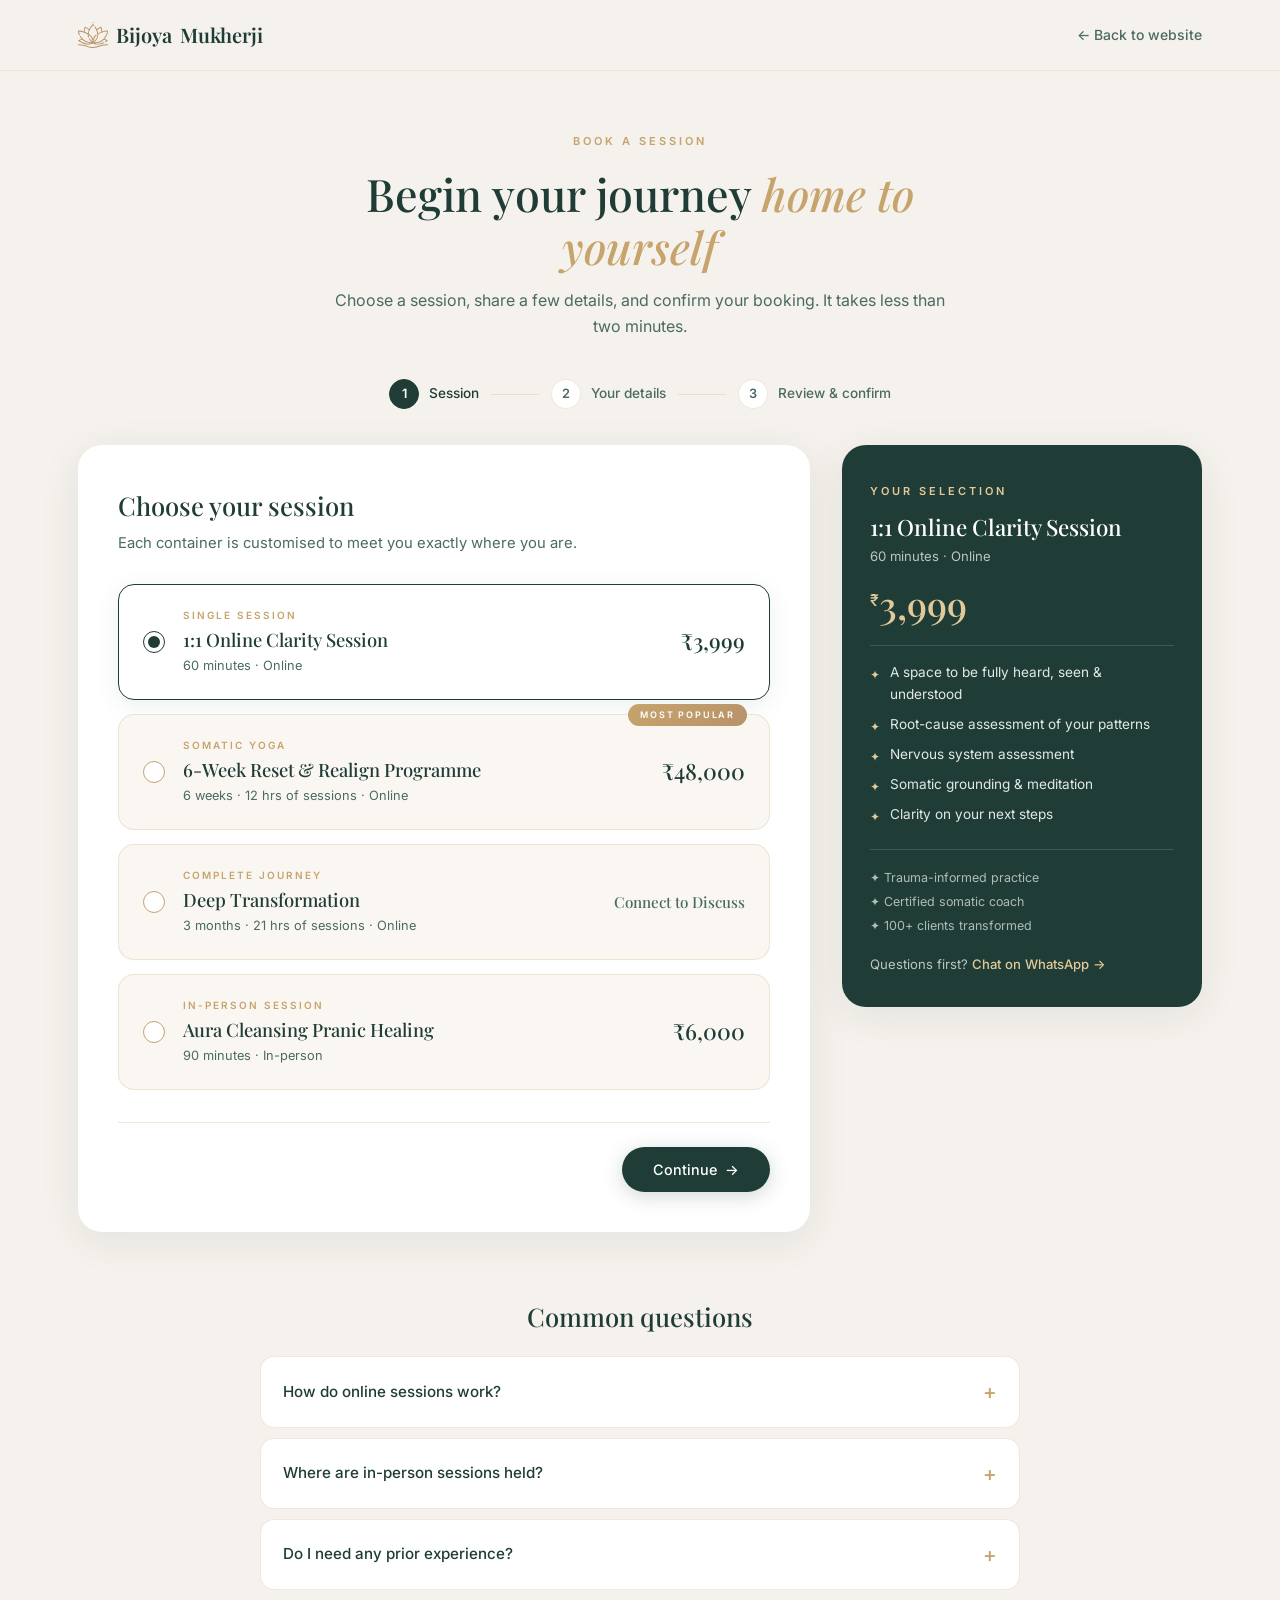
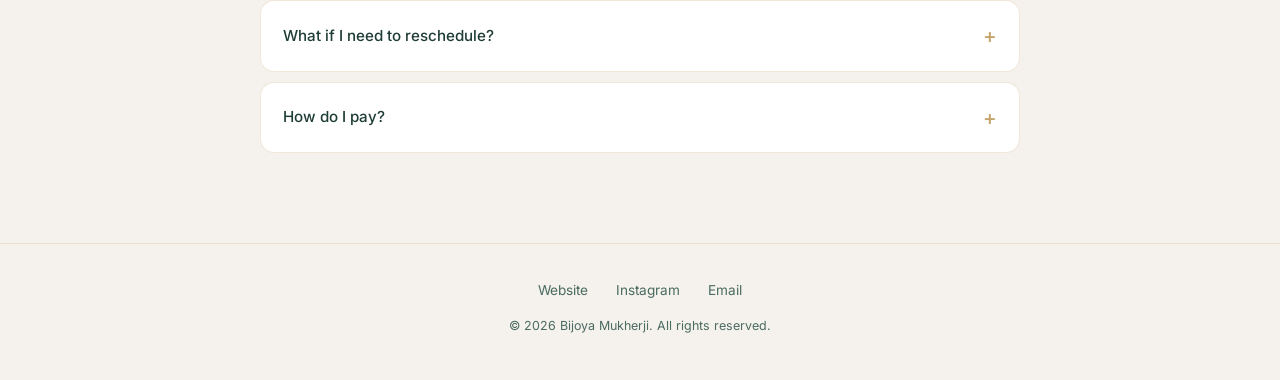
<file: pay.html>
<!DOCTYPE html>
<html lang="en">
<head>
  <meta charset="UTF-8" />
  <meta name="viewport" content="width=device-width, initial-scale=1.0" />
  <title>Book a Session — Bijoya Mukherji</title>
  <meta name="description" content="Book a 1:1 session with Bijoya Mukherji — Nervous System Regulation & Performance Coach." />
  <link rel="preconnect" href="https://fonts.googleapis.com" />
  <link rel="preconnect" href="https://fonts.gstatic.com" crossorigin />
  <link href="https://fonts.googleapis.com/css2?family=Playfair+Display:ital,wght@0,400;0,500;0,600;1,400;1,500&family=Inter:wght@300;400;500;600&family=Cormorant+Garamond:ital,wght@0,300;0,400;1,300;1,400&display=swap" rel="stylesheet" />
  <link rel="stylesheet" href="css/pay.css">
</head>
<body>

<!-- ═══════════════════════════════════════════ HEADER -->
<header class="bk-header">
  <div class="bk-header-inner">
    <a href="index.html" class="bk-logo"><img src="images/lotus.svg" alt="">Bijoya <span>Mukherji</span></a>
    <a href="index.html#coaching" class="bk-back">← Back to website</a>
  </div>
</header>

<main class="bk-page">

  <!-- Intro -->
  <div class="bk-intro">
    <span class="bk-label">Book a Session</span>
    <h1>Begin your journey <em>home to yourself</em></h1>
    <p>Choose a session, share a few details, and confirm your booking. It takes less than two minutes.</p>
  </div>

  <!-- Stepper -->
  <ol class="bk-steps" id="bkSteps">
    <li class="bk-step active" data-step="1"><span class="bk-step-num">1</span><span class="bk-step-text">Session</span></li>
    <li class="bk-step" data-step="2"><span class="bk-step-num">2</span><span class="bk-step-text">Your details</span></li>
    <li class="bk-step" data-step="3"><span class="bk-step-num">3</span><span class="bk-step-text">Review &amp; confirm</span></li>
  </ol>

  <div class="bk-layout">

    <!-- ═══════════ LEFT: FLOW -->
    <div class="bk-main">

      <!-- STEP 1: Choose session -->
      <section class="bk-panel active" id="step1" aria-labelledby="step1Title">
        <h2 class="bk-panel-title" id="step1Title">Choose your session</h2>
        <p class="bk-panel-sub">Each container is customised to meet you exactly where you are.</p>
        <div class="bk-plans" id="bkPlans" role="radiogroup" aria-label="Sessions"></div>
        <div class="bk-actions">
          <span></span>
          <button type="button" class="bk-btn bk-btn-primary" id="toStep2">Continue <span>→</span></button>
        </div>
      </section>

      <!-- STEP 2: Details -->
      <section class="bk-panel" id="step2" aria-labelledby="step2Title">
        <h2 class="bk-panel-title" id="step2Title">Your details</h2>
        <p class="bk-panel-sub">Everything you share is kept confidential.</p>

        <form id="bkForm" novalidate>
          <div class="bk-grid">
            <div class="bk-field">
              <label for="fName">Full name *</label>
              <input type="text" id="fName" name="name" autocomplete="name" placeholder="Your full name" required>
              <small class="bk-error"></small>
            </div>
            <div class="bk-field">
              <label for="fEmail">Email *</label>
              <input type="email" id="fEmail" name="email" autocomplete="email" placeholder="you@example.com" required>
              <small class="bk-error"></small>
            </div>
            <div class="bk-field">
              <label for="fPhone">WhatsApp number *</label>
              <input type="tel" id="fPhone" name="phone" autocomplete="tel" placeholder="+91 98765 43210" required>
              <small class="bk-error"></small>
            </div>
            <div class="bk-field">
              <label for="fDate">Preferred date *</label>
              <input type="date" id="fDate" name="date" required>
              <small class="bk-error"></small>
            </div>
          </div>

          <div class="bk-field">
            <label>Preferred time *</label>
            <div class="bk-slots" id="bkSlots" role="radiogroup" aria-label="Preferred time">
              <label class="bk-slot"><input type="radio" name="slot" value="Morning (9am – 12pm)"><span>Morning<small>9am – 12pm</small></span></label>
              <label class="bk-slot"><input type="radio" name="slot" value="Afternoon (12pm – 4pm)"><span>Afternoon<small>12pm – 4pm</small></span></label>
              <label class="bk-slot"><input type="radio" name="slot" value="Evening (4pm – 8pm)"><span>Evening<small>4pm – 8pm</small></span></label>
            </div>
            <small class="bk-error" id="slotError"></small>
          </div>

          <div class="bk-field">
            <label for="fNotes">What would you like support with? <span class="bk-optional">(optional)</span></label>
            <textarea id="fNotes" name="notes" rows="4" placeholder="Share anything that feels important — stress, sleep, burnout, a transition you're in…"></textarea>
          </div>

          <label class="bk-check">
            <input type="checkbox" id="fConsent" name="consent">
            <span>I understand sessions can be rescheduled with 24 hours' notice, and that this booking is confirmed once my slot and payment are confirmed.</span>
          </label>
          <small class="bk-error" id="consentError"></small>
        </form>

        <div class="bk-actions">
          <button type="button" class="bk-btn bk-btn-ghost" data-back="1">← Back</button>
          <button type="button" class="bk-btn bk-btn-primary" id="toStep3">Review booking <span>→</span></button>
        </div>
      </section>

      <!-- STEP 3: Review -->
      <section class="bk-panel" id="step3" aria-labelledby="step3Title">
        <h2 class="bk-panel-title" id="step3Title">Review &amp; confirm</h2>
        <p class="bk-panel-sub">Please check everything looks right.</p>

        <div class="bk-review">
          <div class="bk-review-block">
            <div class="bk-review-head">
              <h3>Session</h3>
              <button type="button" class="bk-link" data-back="1">Change</button>
            </div>
            <dl id="reviewSession"></dl>
          </div>
          <div class="bk-review-block">
            <div class="bk-review-head">
              <h3>Your details</h3>
              <button type="button" class="bk-link" data-back="2">Edit</button>
            </div>
            <dl id="reviewDetails"></dl>
          </div>
        </div>

        <div class="bk-total">
          <span>Total</span>
          <strong id="reviewTotal"></strong>
        </div>

        <div class="bk-actions">
          <button type="button" class="bk-btn bk-btn-ghost" data-back="2">← Back</button>
          <button type="button" class="bk-btn bk-btn-primary" id="confirmBtn">Confirm booking <span>→</span></button>
        </div>
        <p class="bk-secure">🔒 Your details are only used to arrange your session.</p>
      </section>

      <!-- DONE -->
      <section class="bk-panel bk-done" id="stepDone" aria-live="polite">
        <div class="bk-done-icon">✦</div>
        <h2 class="bk-panel-title">Almost there, <span id="doneName"></span></h2>
        <p class="bk-panel-sub" id="doneMessage"></p>

        <div class="bk-ref">
          <span>Booking reference</span>
          <strong id="doneRef"></strong>
        </div>

        <a href="#" target="_blank" rel="noopener" class="bk-btn bk-btn-primary bk-btn-block" id="doneWhatsApp">💬 Send booking on WhatsApp</a>

        <div class="bk-next">
          <h3>What happens next</h3>
          <ol>
            <li>Send your booking on WhatsApp so it reaches Bijoya directly.</li>
            <li>You'll receive a confirmed slot within 24 hours.</li>
            <li id="donePayStep">Payment details are shared along with your confirmed slot.</li>
            <li>A welcome email with your session link (or venue) follows.</li>
          </ol>
        </div>

        <div class="bk-actions bk-actions-center">
          <a href="index.html" class="bk-btn bk-btn-ghost">Back to website</a>
          <button type="button" class="bk-btn bk-btn-ghost" id="bookAnother">Book another session</button>
        </div>
      </section>

    </div>

    <!-- ═══════════ RIGHT: SUMMARY -->
    <aside class="bk-summary" id="bkSummary" aria-label="Booking summary">
      <span class="bk-label">Your selection</span>
      <h3 id="sumName">—</h3>
      <p class="bk-sum-meta" id="sumMeta"></p>
      <div class="bk-sum-price" id="sumPrice"></div>
      <div class="bk-sum-divider"></div>
      <ul class="bk-sum-features" id="sumFeatures"></ul>
      <div class="bk-sum-trust">
        <span>✦ Trauma-informed practice</span>
        <span>✦ Certified somatic coach</span>
        <span>✦ 100+ clients transformed</span>
      </div>
      <p class="bk-sum-help">Questions first? <a href="https://wa.me/919833341926" target="_blank" rel="noopener">Chat on WhatsApp →</a></p>
    </aside>

  </div>

  <!-- FAQ -->
  <section class="bk-faq">
    <h2 class="bk-panel-title">Common questions</h2>
    <details>
      <summary>How do online sessions work?</summary>
      <p>Online sessions are held over a private video call from the comfort of your home. Once your slot is confirmed you'll receive the call link by email and WhatsApp.</p>
    </details>
    <details>
      <summary>Where are in-person sessions held?</summary>
      <p>The venue for Aura Cleansing Pranic Healing is shared with you when your slot is confirmed.</p>
    </details>
    <details>
      <summary>Do I need any prior experience?</summary>
      <p>Not at all. Whether you're new to somatic work or have done therapy before, we always start exactly where you are.</p>
    </details>
    <details>
      <summary>What if I need to reschedule?</summary>
      <p>You can reschedule any session with at least 24 hours' notice at no charge — just send a WhatsApp message.</p>
    </details>
    <details>
      <summary>How do I pay?</summary>
      <p>Payment details are shared along with your confirmed slot. Secure online payment (UPI, cards and netbanking) is coming soon.</p>
    </details>
  </section>

</main>

<footer class="bk-footer">
  <a href="index.html">Website</a>
  <a href="https://instagram.com/" target="_blank" rel="noopener">Instagram</a>
  <a href="mailto:hello@bijoyamukherji.com">Email</a>
  <p>© 2026 Bijoya Mukherji. All rights reserved.</p>
</footer>

<script>
  /* ── Booking config ── */
  const WHATSAPP_NUMBER = '919833341926';

  const PLANS = {
    clarity: {
      label: 'Single Session',
      name: '1:1 Online Clarity Session',
      meta: '60 minutes · Online',
      price: 3999,
      mode: 'Online',
      features: ['A space to be fully heard, seen & understood', 'Root-cause assessment of your patterns', 'Nervous system assessment', 'Somatic grounding & meditation', 'Clarity on your next steps']
    },
    reset: {
      label: 'Somatic Yoga',
      name: '6-Week Reset & Realign Programme',
      meta: '6 weeks · 12 hrs of sessions · Online',
      price: 48000,
      mode: 'Online',
      popular: true,
      features: ['12 hrs of 1:1 sessions', 'Energy healing sessions', 'Nervous system mapping', 'Yoga, breathwork & meditation', 'WhatsApp check-ins', 'Resource book & integration workbook']
    },
    deep: {
      label: 'Complete Journey',
      name: 'Deep Transformation',
      meta: '3 months · 21 hrs of sessions · Online',
      price: null,
      mode: 'Online',
      features: ['21 hrs of goal-oriented 1:1 sessions', 'Deep cognitive repatterning', 'Somatic yoga, breathwork & meditations', 'Energy healing plan', 'Priority WhatsApp support', 'Lifetime resource book access']
    },
    pranic: {
      label: 'In-Person Session',
      name: 'Aura Cleansing Pranic Healing',
      meta: '90 minutes · In-person',
      price: 6000,
      mode: 'In-person',
      features: ['Personalised pranic healing', 'Deep energy scanning (chakras & aura)', 'Clearing energetic blockages', 'Energising & protecting your energy field', 'Chakra grounding meditation']
    }
  };

  /* ── Payment hook ──
     Razorpay goes here later: create an order on your server for booking.amount,
     open Razorpay Checkout with that order id, and resolve with
     { status: 'paid', paymentId } on success. Until then every booking is
     returned as 'pending' and payment is arranged after the slot is confirmed. */
  function startPayment(booking) {
    return Promise.resolve({ status: 'pending' });
  }

  /* ── State ── */
  const params = new URLSearchParams(location.search);
  let selectedPlan = PLANS[params.get('plan')] ? params.get('plan') : 'clarity';
  let currentStep = 1;

  const formatINR = n => '₹' + n.toLocaleString('en-IN');
  const priceText = plan => plan.price ? formatINR(plan.price) : 'Connect to Discuss';
  const escapeHTML = s => s.replace(/[&<>"']/g, c => ({ '&': '&amp;', '<': '&lt;', '>': '&gt;', '"': '&quot;', "'": '&#39;' }[c]));

  /* ── Step 1: plan cards ── */
  const plansEl = document.getElementById('bkPlans');
  plansEl.innerHTML = Object.entries(PLANS).map(([id, p]) => `
    <label class="bk-plan${p.popular ? ' is-popular' : ''}">
      <input type="radio" name="plan" value="${id}">
      ${p.popular ? '<span class="bk-plan-badge">Most Popular</span>' : ''}
      <span class="bk-plan-radio"></span>
      <span class="bk-plan-body">
        <span class="bk-plan-label">${p.label}</span>
        <span class="bk-plan-name">${p.name}</span>
        <span class="bk-plan-meta">${p.meta}</span>
      </span>
      <span class="bk-plan-price${p.price ? '' : ' is-text'}">${priceText(p)}</span>
    </label>`).join('');

  plansEl.addEventListener('change', e => {
    if (e.target.name === 'plan') { selectedPlan = e.target.value; renderSummary(); }
  });

  function renderSummary() {
    const p = PLANS[selectedPlan];
    plansEl.querySelector(`input[value="${selectedPlan}"]`).checked = true;
    document.getElementById('sumName').textContent = p.name;
    document.getElementById('sumMeta').textContent = p.meta;
    document.getElementById('sumPrice').innerHTML = p.price
      ? `<sup>₹</sup>${p.price.toLocaleString('en-IN')}`
      : '<span class="is-text">Connect to Discuss</span>';
    document.getElementById('sumFeatures').innerHTML = p.features.map(f => `<li>${f}</li>`).join('');
    document.getElementById('confirmBtn').innerHTML = p.price
      ? 'Confirm booking <span>→</span>'
      : 'Send enquiry <span>→</span>';
  }

  /* ── Step navigation ── */
  function goToStep(step) {
    currentStep = step;
    document.querySelectorAll('.bk-panel').forEach(p => p.classList.remove('active'));
    document.getElementById(step === 'done' ? 'stepDone' : `step${step}`).classList.add('active');
    document.querySelectorAll('.bk-step').forEach(s => {
      const n = Number(s.dataset.step);
      s.classList.toggle('active', n === step);
      s.classList.toggle('complete', step === 'done' || n < step);
    });
    document.body.classList.toggle('is-done', step === 'done');
    document.getElementById('bkSteps').scrollIntoView({ behavior: 'smooth', block: 'start' });
  }

  document.querySelectorAll('[data-back]').forEach(btn =>
    btn.addEventListener('click', () => goToStep(Number(btn.dataset.back))));
  document.getElementById('toStep2').addEventListener('click', () => goToStep(2));

  /* ── Step 2: validation ── */
  const form = document.getElementById('bkForm');
  const els = form.elements;
  const dateInput = document.getElementById('fDate');
  const tomorrow = new Date(); tomorrow.setDate(tomorrow.getDate() + 1);
  dateInput.min = `${tomorrow.getFullYear()}-${String(tomorrow.getMonth() + 1).padStart(2, '0')}-${String(tomorrow.getDate()).padStart(2, '0')}`;

  function setError(input, msg) {
    const err = input.closest('.bk-field').querySelector('.bk-error');
    err.textContent = msg;
    input.classList.toggle('invalid', !!msg);
    return !msg;
  }

  function validate() {
    let ok = true;
    const name = els.name.value.trim();
    const email = els.email.value.trim();
    const phone = els.phone.value.replace(/[\s-]/g, '');
    ok = setError(els.name, name.length < 2 ? 'Please enter your name.' : '') && ok;
    ok = setError(els.email, /^[^\s@]+@[^\s@]+\.[^\s@]+$/.test(email) ? '' : 'Please enter a valid email.') && ok;
    ok = setError(els.phone, /^(\+?\d{10,13})$/.test(phone) ? '' : 'Please enter a valid phone number.') && ok;
    ok = setError(dateInput, !dateInput.value ? 'Please choose a date.'
      : dateInput.value < dateInput.min ? 'Please choose a date from tomorrow onwards.' : '') && ok;

    const slot = form.querySelector('input[name="slot"]:checked');
    document.getElementById('slotError').textContent = slot ? '' : 'Please choose a time of day.';
    ok = !!slot && ok;

    const consent = document.getElementById('fConsent').checked;
    document.getElementById('consentError').textContent = consent ? '' : 'Please confirm to continue.';
    ok = consent && ok;

    if (!ok) {
      const first = form.querySelector('.invalid') || (!slot && document.getElementById('bkSlots'));
      if (first) first.scrollIntoView({ behavior: 'smooth', block: 'center' });
    }
    return ok;
  }

  form.addEventListener('input', e => {
    if (e.target.classList.contains('invalid')) setError(e.target, '');
    if (e.target.name === 'slot') document.getElementById('slotError').textContent = '';
    if (e.target.id === 'fConsent') document.getElementById('consentError').textContent = '';
  });

  function getBooking() {
    const p = PLANS[selectedPlan];
    return {
      planId: selectedPlan,
      plan: p.name,
      mode: p.mode,
      amount: p.price,
      name: els.name.value.trim(),
      email: els.email.value.trim(),
      phone: els.phone.value.trim(),
      date: dateInput.value,
      slot: form.querySelector('input[name="slot"]:checked').value,
      notes: els.notes.value.trim()
    };
  }

  const formatDate = iso => new Date(iso + 'T00:00:00').toLocaleDateString('en-IN', { weekday: 'short', day: 'numeric', month: 'long', year: 'numeric' });

  /* ── Step 3: review ── */
  document.getElementById('toStep3').addEventListener('click', () => {
    if (!validate()) return;
    const b = getBooking();
    const row = (k, v) => `<div><dt>${k}</dt><dd>${escapeHTML(v)}</dd></div>`;
    document.getElementById('reviewSession').innerHTML =
      row('Session', b.plan) + row('Format', PLANS[b.planId].meta) +
      row('Preferred date', formatDate(b.date)) + row('Preferred time', b.slot);
    document.getElementById('reviewDetails').innerHTML =
      row('Name', b.name) + row('Email', b.email) + row('WhatsApp', b.phone) +
      (b.notes ? row('Notes', b.notes) : '');
    document.getElementById('reviewTotal').textContent = b.amount ? formatINR(b.amount) : 'Connect to Discuss';
    goToStep(3);
  });

  /* ── Confirm ── */
  function makeRef() {
    const d = new Date();
    const ymd = d.getFullYear().toString().slice(2) + String(d.getMonth() + 1).padStart(2, '0') + String(d.getDate()).padStart(2, '0');
    return `BM-${ymd}-${Math.random().toString(36).slice(2, 6).toUpperCase()}`;
  }

  function whatsappLink(b) {
    const lines = [
      `Hi Bijoya, I'd like to ${b.amount ? 'book' : 'enquire about'} a session.`,
      '',
      `Reference: ${b.ref}`,
      `Session: ${b.plan}`,
      `Amount: ${b.amount ? formatINR(b.amount) : 'Connect to Discuss'}`,
      `Preferred date: ${formatDate(b.date)}`,
      `Preferred time: ${b.slot}`,
      '',
      `Name: ${b.name}`,
      `Email: ${b.email}`,
      `Phone: ${b.phone}`
    ];
    if (b.notes) lines.push(`Notes: ${b.notes}`);
    return `https://wa.me/${WHATSAPP_NUMBER}?text=${encodeURIComponent(lines.join('\n'))}`;
  }

  const confirmBtn = document.getElementById('confirmBtn');
  confirmBtn.addEventListener('click', () => {
    const booking = { ...getBooking(), ref: makeRef() };
    confirmBtn.disabled = true;

    const payment = booking.amount ? startPayment(booking) : Promise.resolve({ status: 'enquiry' });
    payment.then(result => {
      document.getElementById('doneName').textContent = booking.name.split(' ')[0];
      document.getElementById('doneRef').textContent = booking.ref;
      document.getElementById('doneWhatsApp').href = whatsappLink(booking);
      document.getElementById('doneMessage').textContent = result.status === 'paid'
        ? `Your payment was successful. Send your booking on WhatsApp so we can confirm your ${booking.plan} slot.`
        : result.status === 'enquiry'
          ? `Send your enquiry on WhatsApp and Bijoya will reach out to discuss the ${booking.plan} journey with you.`
          : `Your ${booking.plan} request is ready. Send it on WhatsApp to lock in your preferred slot.`;
      document.getElementById('donePayStep').textContent = result.status === 'paid'
        ? 'Your payment is already complete — nothing more to pay.'
        : result.status === 'enquiry'
          ? 'Your programme, schedule and investment are discussed together on a short call.'
          : 'Payment details are shared along with your confirmed slot.';
      goToStep('done');
    }).catch(() => {
      alert('Payment could not be completed. Please try again or reach out on WhatsApp.');
    }).finally(() => { confirmBtn.disabled = false; });
  });

  document.getElementById('bookAnother').addEventListener('click', () => {
    form.reset();
    goToStep(1);
  });

  renderSummary();
</script>
</body>
</html>
</file>
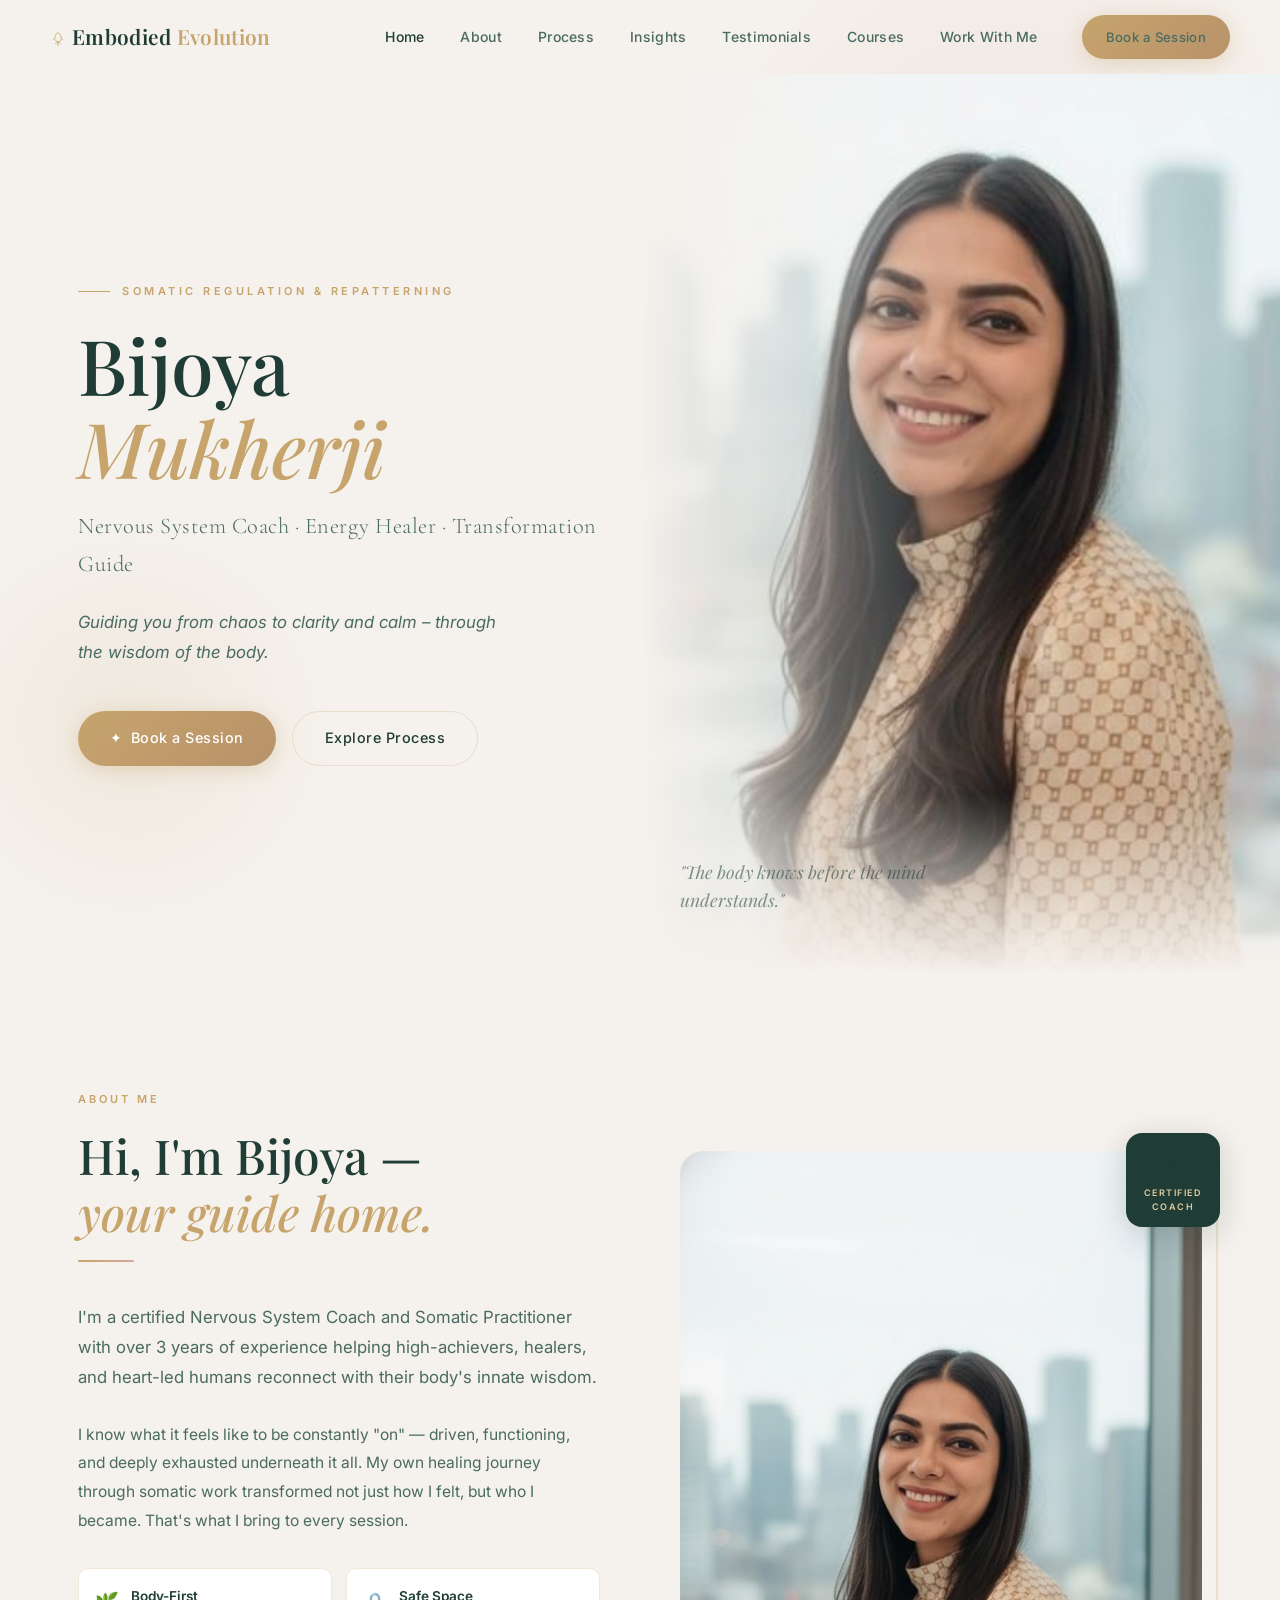
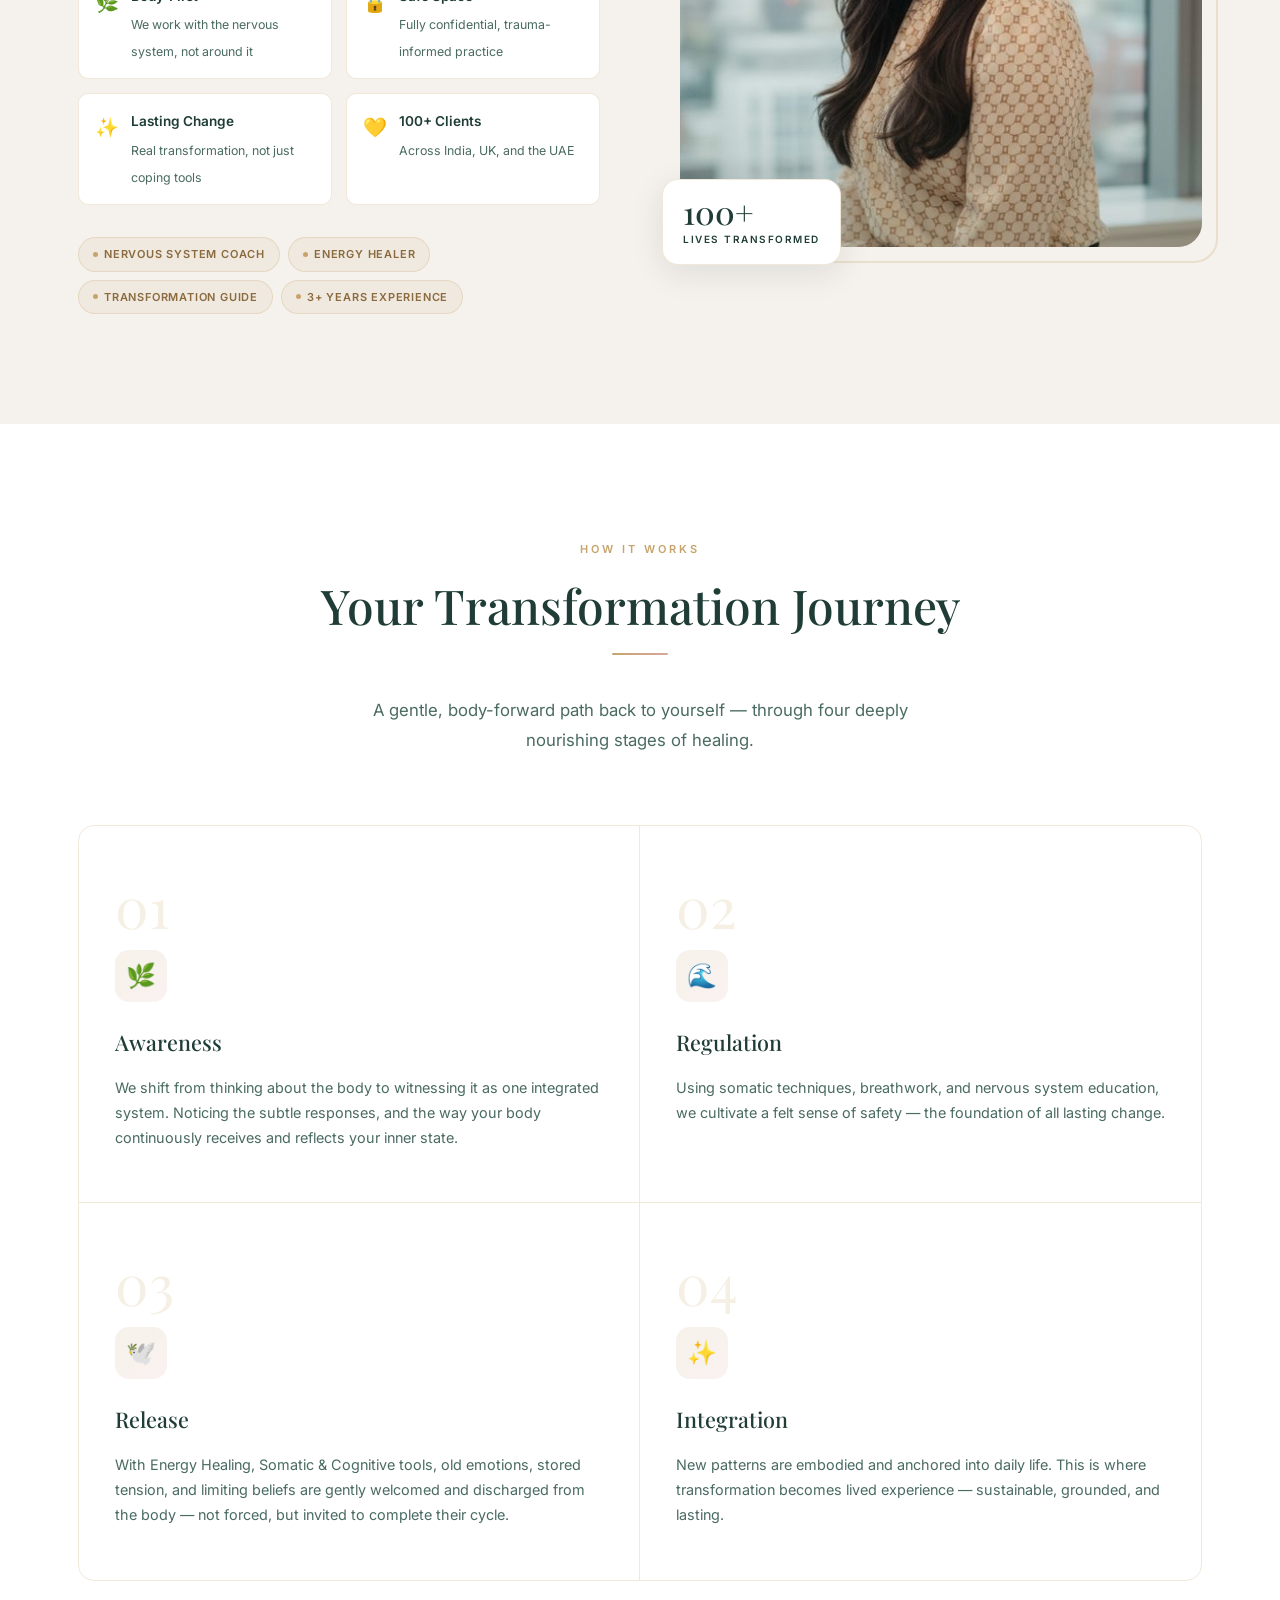
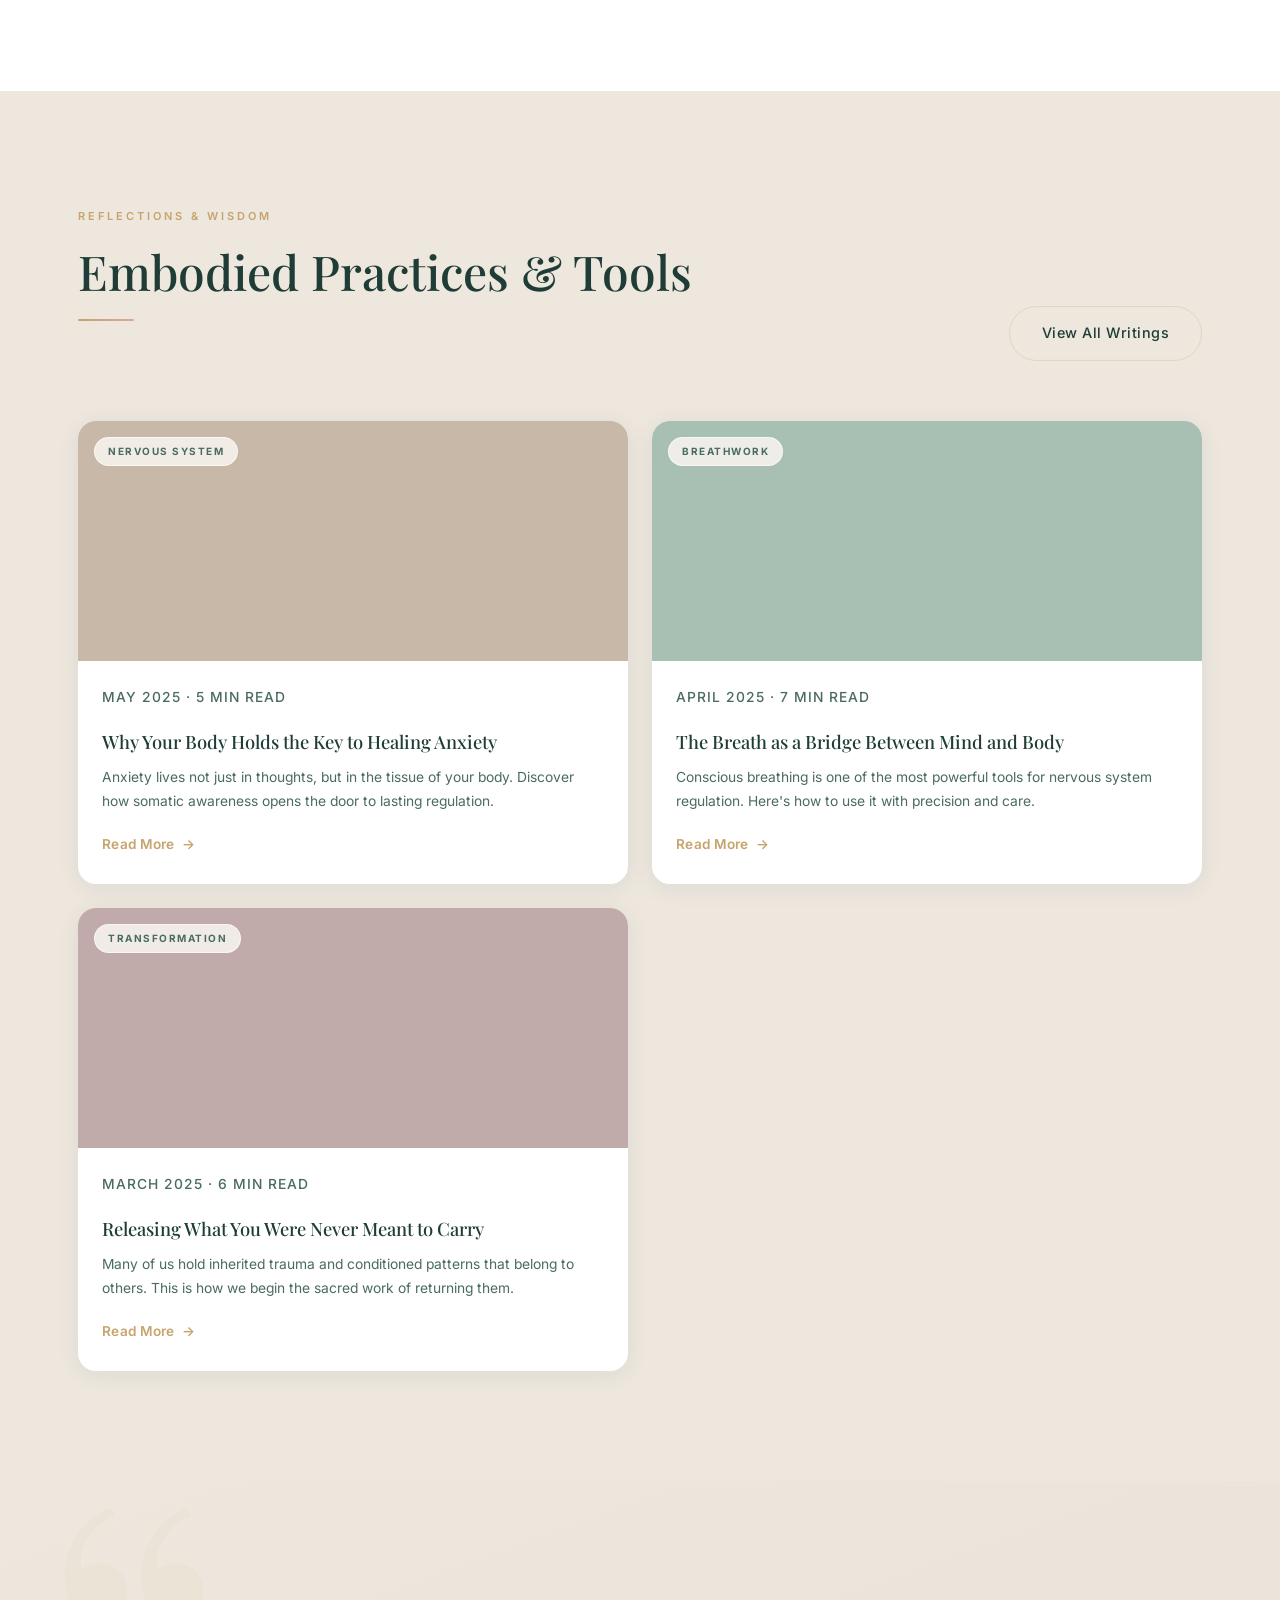
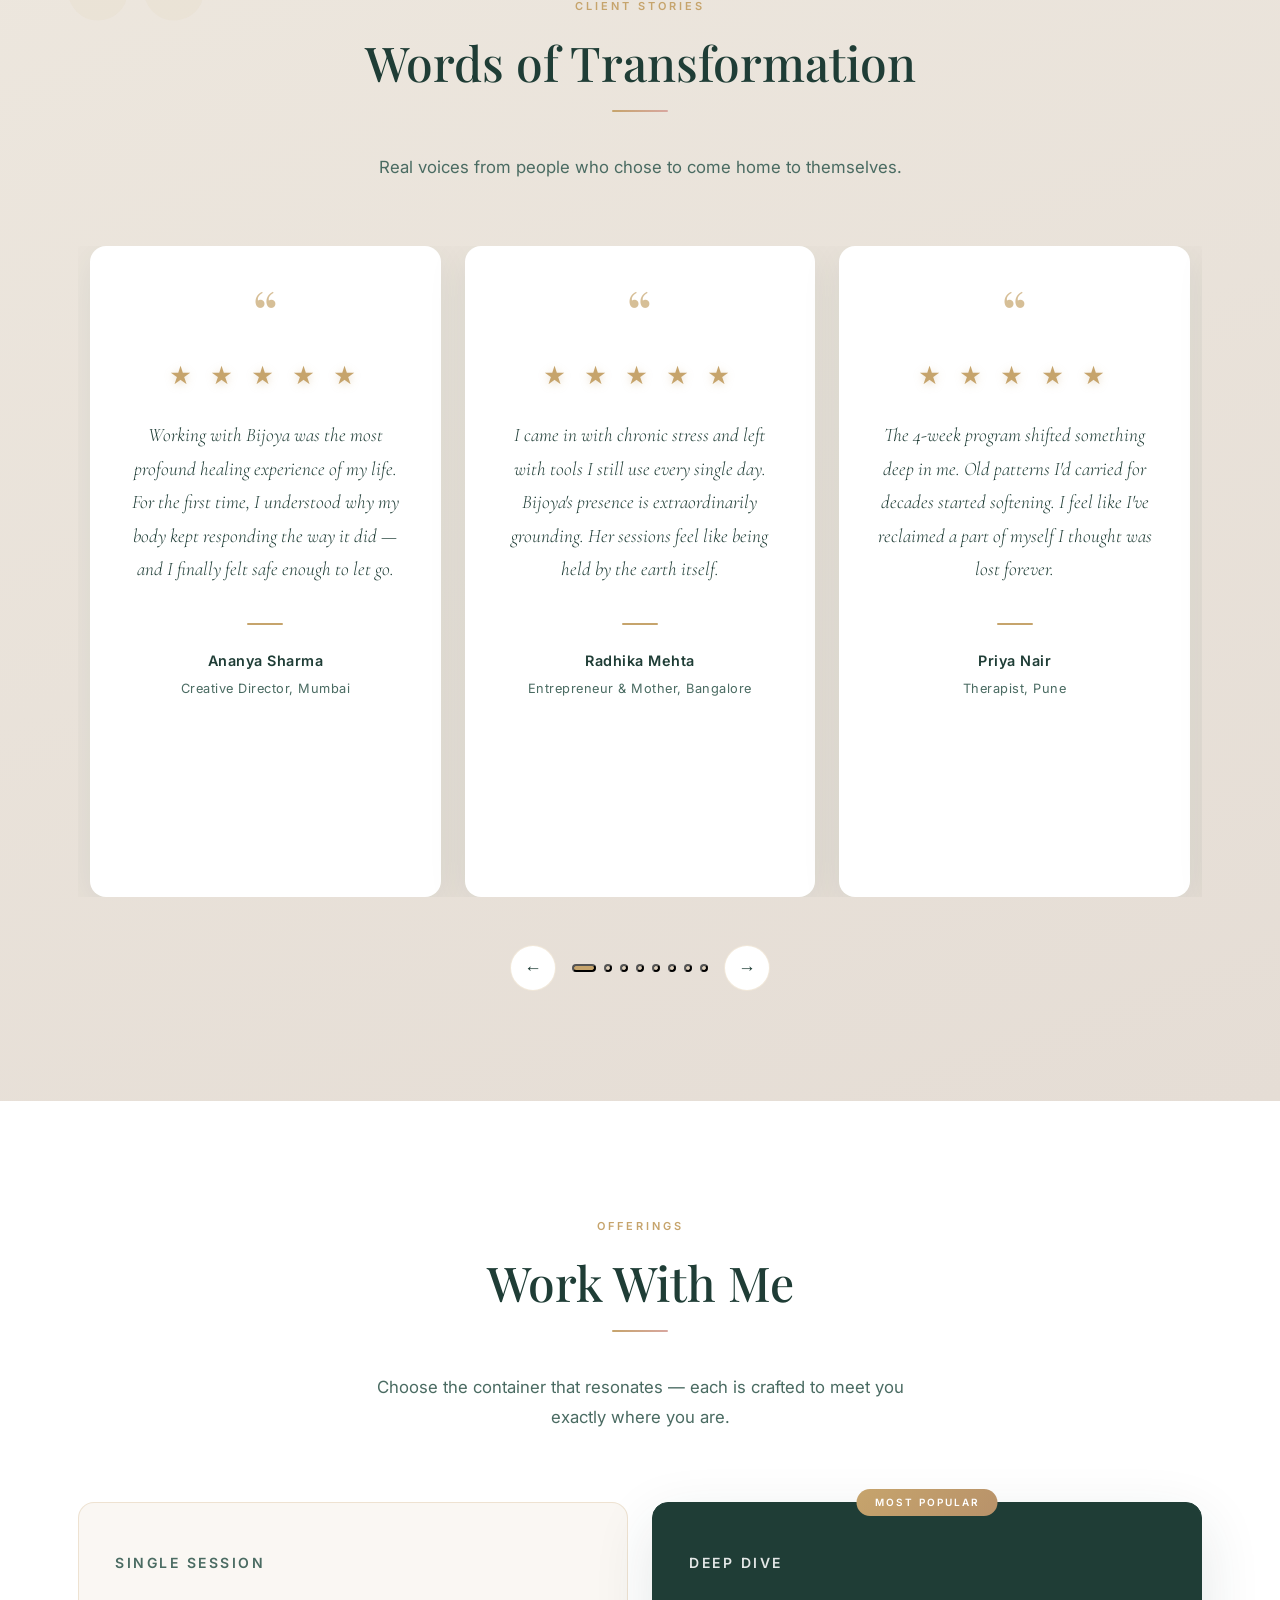
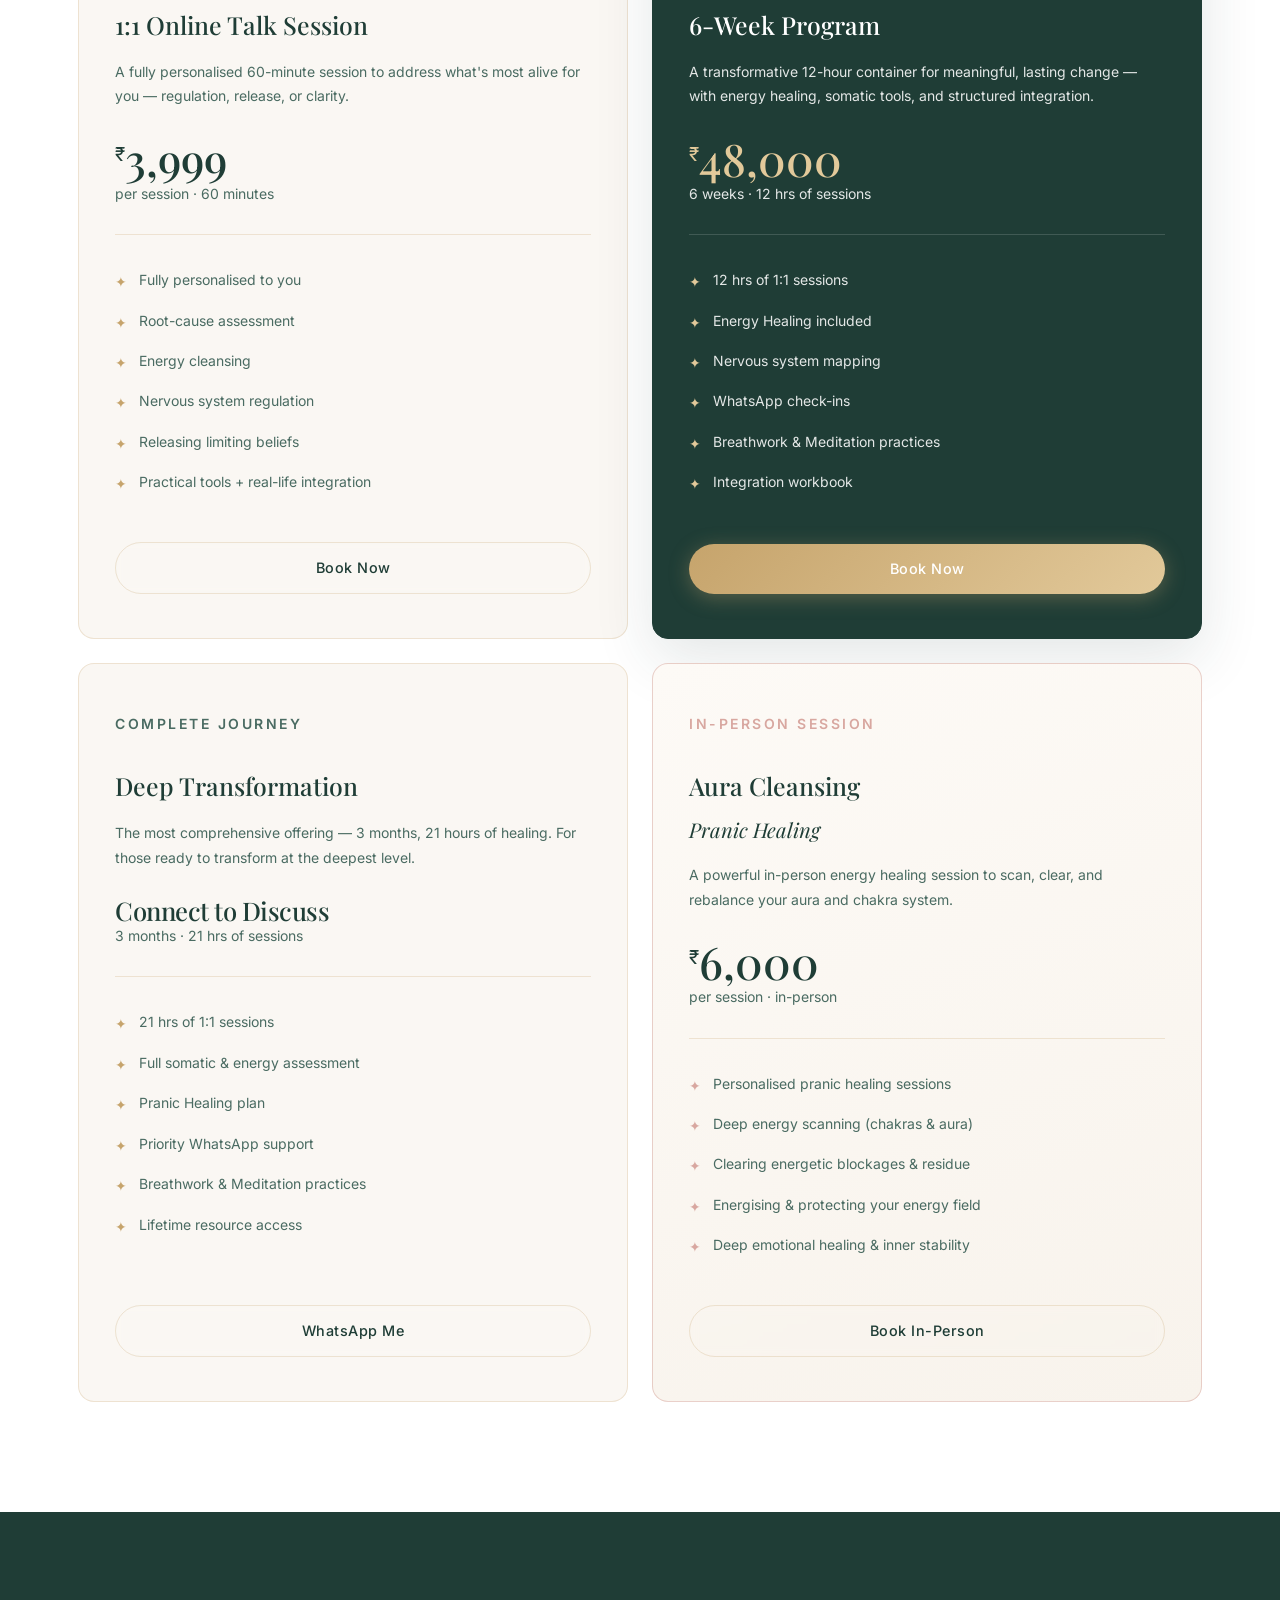
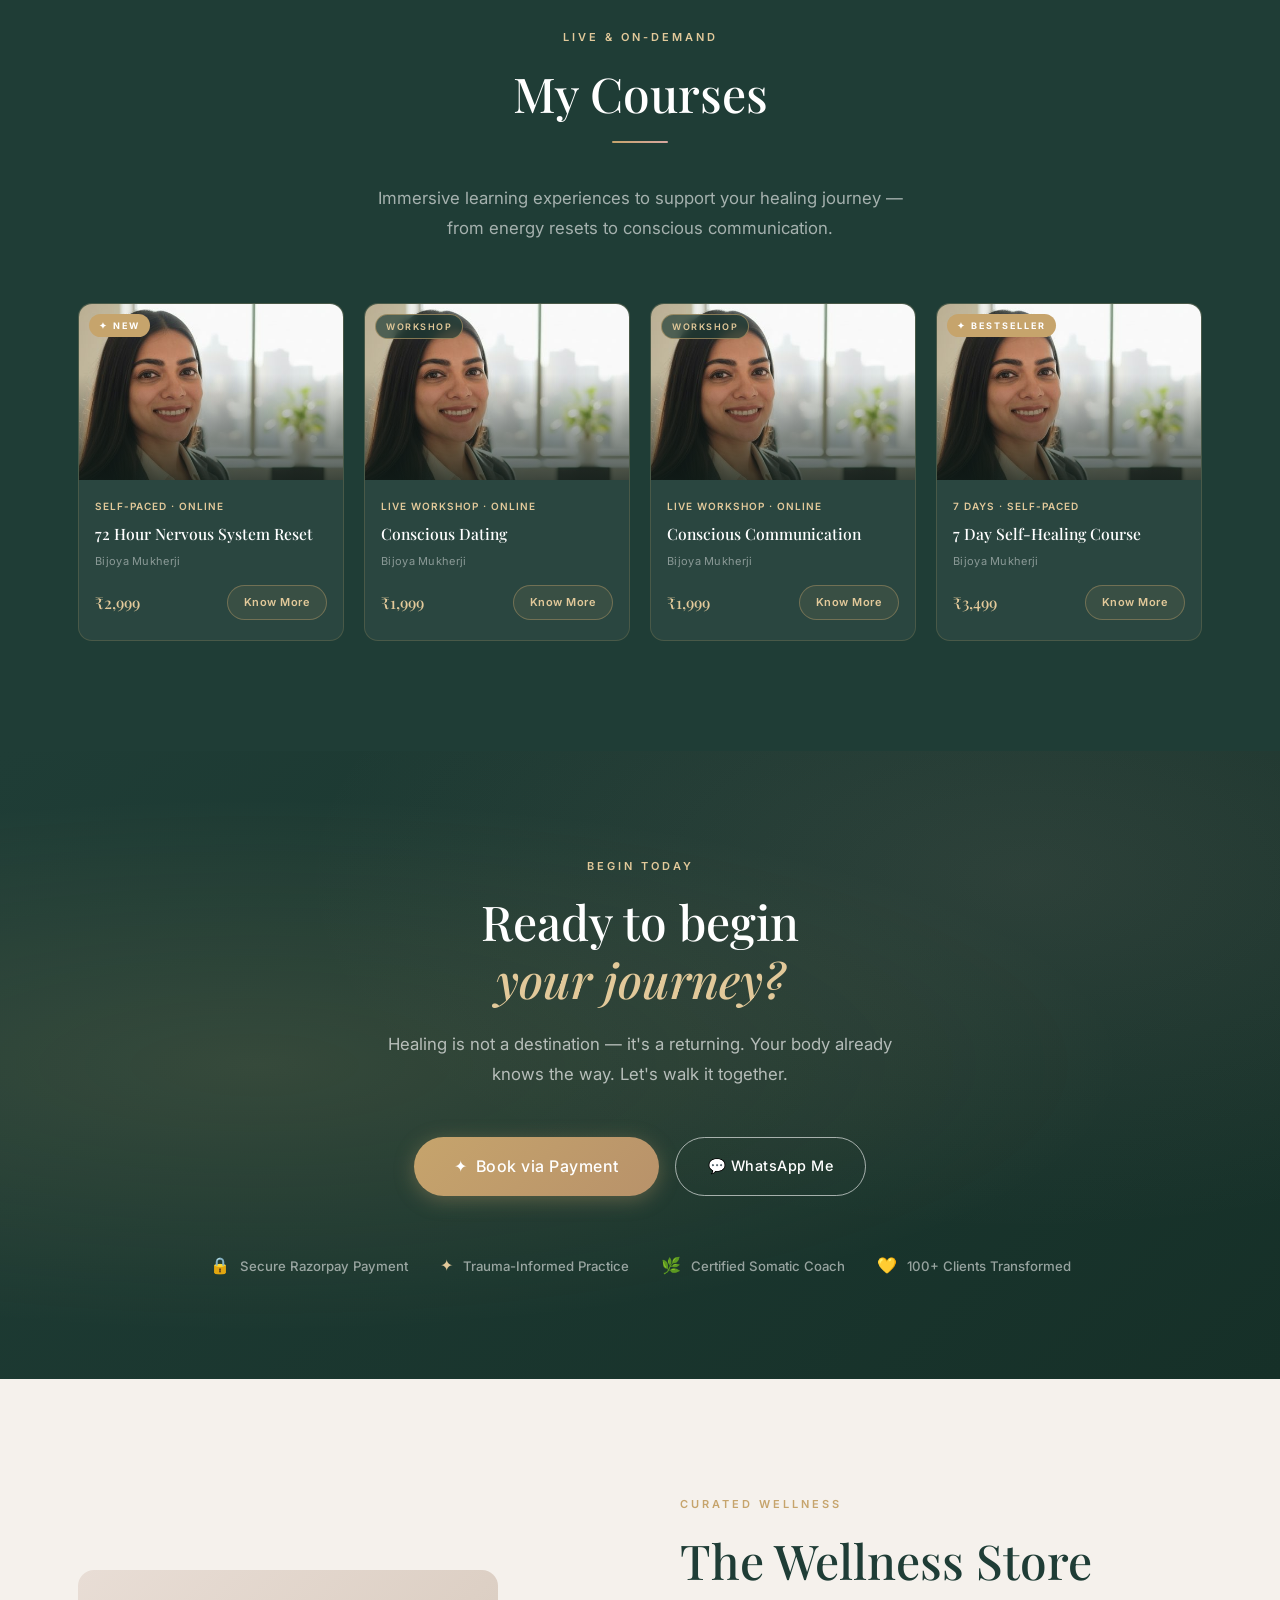
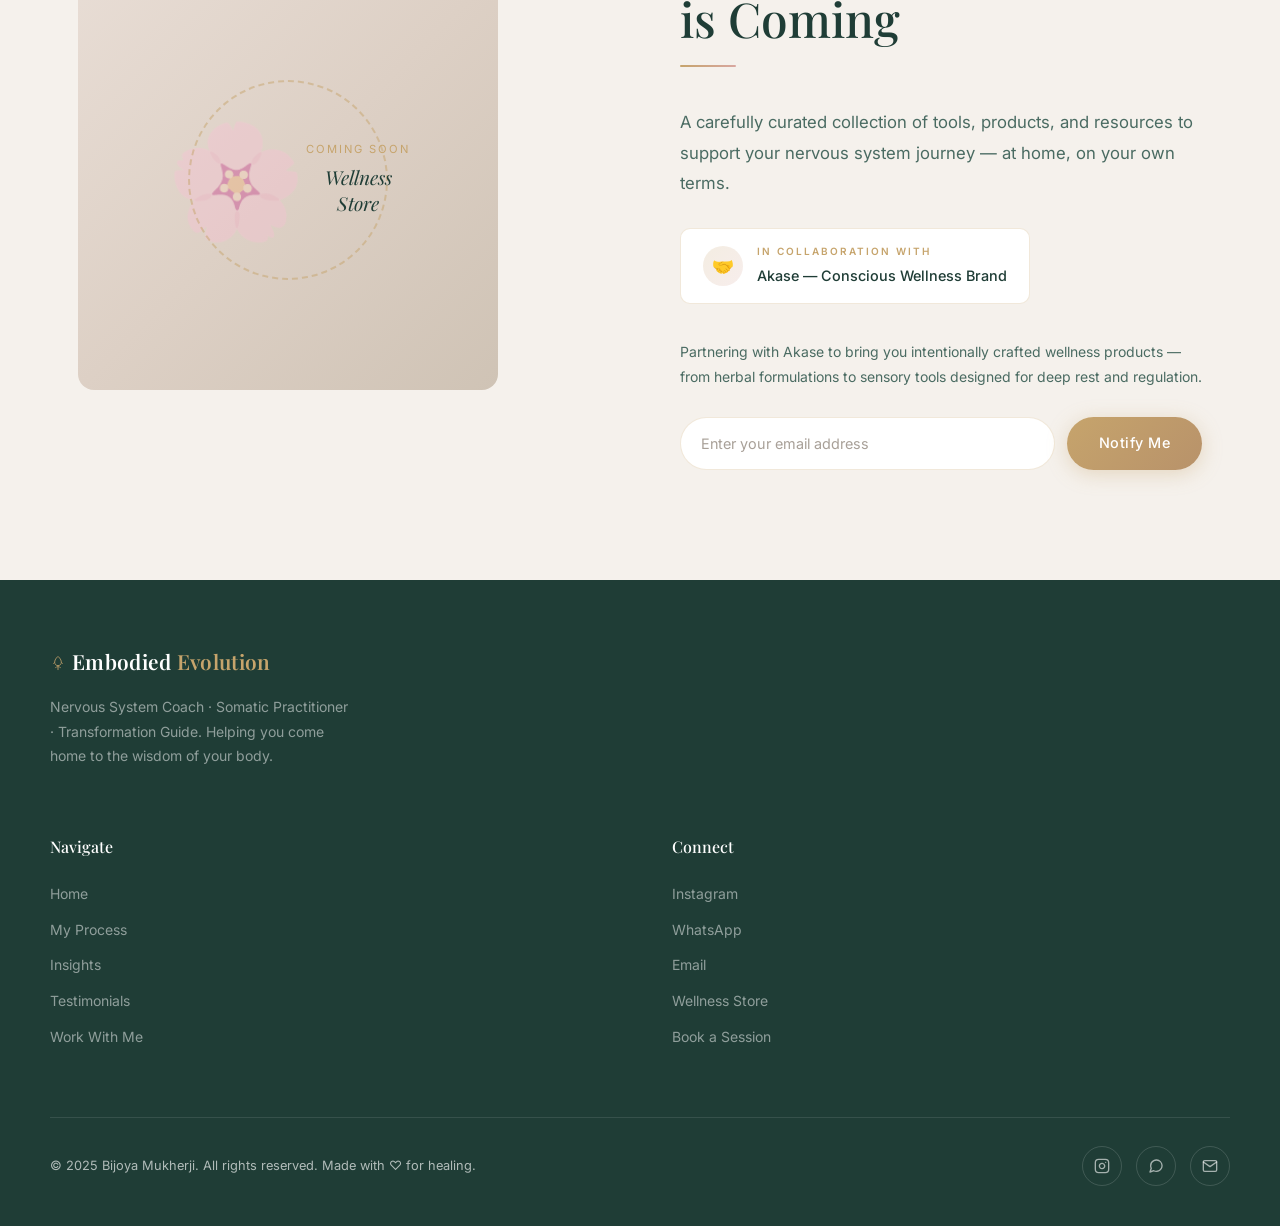
<file: index-26/inde-old.html>
<!DOCTYPE html>
<html lang="en">
<head>
  <meta charset="UTF-8" />
  <meta name="viewport" content="width=device-width, initial-scale=1.0" />
  <title>Bijoya Mukherji — Nervous System Coach</title>
  <link rel="preconnect" href="https://fonts.googleapis.com" />
  <link rel="preconnect" href="https://fonts.gstatic.com" crossorigin />
  <link href="https://fonts.googleapis.com/css2?family=Playfair+Display:ital,wght@0,400;0,500;0,600;0,700;1,400;1,500&family=Inter:wght@300;400;500;600&family=Cormorant+Garamond:ital,wght@0,300;0,400;1,300;1,400&display=swap" rel="stylesheet" />
  <style>
    *, *::before, *::after { box-sizing: border-box; margin: 0; padding: 0; }

    :root {
      --bg:        #F5F1EC;
      --bg-warm:   #EDE7DE;
      --text:      #1F3D36;
      --text-soft: #4A6B62;
      --gold:      #C6A46C;
      --gold-lt:   #E2C99A;
      --rose:      #D8A7A0;
      --white:     #FFFFFF;
      --card-bg:   #FAF7F3;
      --border:    rgba(198,164,108,0.25);
      --shadow:    0 8px 40px rgba(31,61,54,0.08);
      --shadow-lg: 0 20px 60px rgba(31,61,54,0.12);
      --r:         16px;
      --r-sm:      10px;
    }

    html { scroll-behavior: smooth; font-size: 16px; }

    body {
      background: var(--bg);
      color: var(--text);
      font-family: 'Inter', sans-serif;
      font-weight: 400;
      line-height: 1.7;
      overflow-x: hidden;
    }

    /* ─── UTILITY ─────────────────────────────────── */
    .container { max-width: 1180px; margin: 0 auto; padding: 0 28px; }
    .section { padding: 110px 0; }
    .section-label {
      display: inline-block;
      font-size: 11px;
      font-weight: 600;
      letter-spacing: 3px;
      text-transform: uppercase;
      color: var(--gold);
      margin-bottom: 18px;
    }
    .section-title {
      font-family: 'Playfair Display', serif;
      font-size: clamp(2rem, 4vw, 3rem);
      font-weight: 500;
      color: var(--text);
      line-height: 1.2;
      margin-bottom: 18px;
    }
    .section-sub {
      font-size: 1.05rem;
      color: var(--text-soft);
      max-width: 560px;
      line-height: 1.8;
    }
    .divider {
      width: 56px; height: 2px;
      background: linear-gradient(90deg, var(--gold), var(--rose));
      border-radius: 2px;
      margin-bottom: 40px;
    }

    /* ─── BUTTONS ─────────────────────────────────── */
    .btn {
      display: inline-flex; align-items: center; gap: 8px;
      padding: 14px 32px;
      border-radius: 50px;
      font-family: 'Inter', sans-serif;
      font-size: 0.9rem;
      font-weight: 500;
      letter-spacing: 0.5px;
      cursor: pointer;
      transition: all 0.35s cubic-bezier(0.34,1.56,0.64,1);
      text-decoration: none;
      border: none;
    }
    .btn-primary {
      background: linear-gradient(135deg, var(--gold), #B8926A);
      color: var(--white);
      box-shadow: 0 4px 20px rgba(198,164,108,0.35);
    }
    .btn-primary:hover {
      transform: translateY(-2px) scale(1.02);
      box-shadow: 0 8px 32px rgba(198,164,108,0.5);
    }
    .btn-secondary {
      background: transparent;
      color: var(--text);
      border: 1.5px solid var(--border);
      backdrop-filter: blur(4px);
    }
    .btn-secondary:hover {
      background: rgba(198,164,108,0.08);
      border-color: var(--gold);
      transform: translateY(-2px);
    }
    .btn-outline-white {
      background: transparent;
      color: var(--white);
      border: 1.5px solid rgba(255,255,255,0.6);
    }
    .btn-outline-white:hover {
      background: rgba(255,255,255,0.12);
      transform: translateY(-2px);
    }

    /* ─── NAVBAR ──────────────────────────────────── */
    #navbar {
      position: fixed; top: 0; left: 0; right: 0;
      z-index: 1000;
      padding: 0 28px;
      transition: background 0.4s, box-shadow 0.4s, padding 0.4s;
    }
    #navbar.scrolled {
      background: rgba(245,241,236,0.94);
      backdrop-filter: blur(16px);
      box-shadow: 0 2px 30px rgba(31,61,54,0.07);
    }
    .nav-inner {
      max-width: 1180px; margin: 0 auto;
      display: flex; align-items: center; justify-content: space-between;
      height: 74px;
    }
    .nav-logo {
      font-family: 'Playfair Display', serif;
      font-size: 1.3rem;
      font-weight: 600;
      color: var(--text);
      text-decoration: none;
      letter-spacing: 0.3px;
    }
    .nav-logo span { color: var(--gold); }
    .nav-links {
      display: flex; align-items: center; gap: 36px;
      list-style: none;
    }
    .nav-links a {
      font-size: 0.875rem;
      font-weight: 500;
      color: var(--text-soft);
      text-decoration: none;
      letter-spacing: 0.3px;
      transition: color 0.25s;
      position: relative;
    }
    .nav-links a::after {
      content: '';
      position: absolute; bottom: -3px; left: 0; right: 0;
      height: 1.5px;
      background: var(--gold);
      transform: scaleX(0); transform-origin: left;
      transition: transform 0.3s ease;
    }
    .nav-links a:hover { color: var(--text); }
    .nav-links a:hover::after { transform: scaleX(1); }
    .nav-cta { margin-left: 8px; }
    .hamburger {
      display: none; flex-direction: column; gap: 5px;
      cursor: pointer; padding: 4px;
    }
    .hamburger span {
      display: block; width: 24px; height: 2px;
      background: var(--text); border-radius: 2px;
      transition: all 0.3s;
    }

    /* ─── MOBILE NAV ──────────────────────────────── */
    .mobile-menu {
      display: none;
      position: fixed; inset: 0;
      background: rgba(245,241,236,0.98);
      backdrop-filter: blur(20px);
      z-index: 999;
      flex-direction: column;
      align-items: center;
      justify-content: center;
      gap: 32px;
      opacity: 0;
      pointer-events: none;
      transition: opacity 0.35s;
    }
    .mobile-menu.open { opacity: 1; pointer-events: all; }
    .mobile-menu a {
      font-family: 'Playfair Display', serif;
      font-size: 1.8rem;
      color: var(--text);
      text-decoration: none;
      font-weight: 500;
    }
    .mobile-close {
      position: absolute; top: 28px; right: 28px;
      font-size: 1.8rem; cursor: pointer; color: var(--text);
    }

    /* ─── HERO PHOTO ──────────────────────────────── */
    .hero-photo-real {
      position: absolute; inset: 0;
      overflow: hidden;
    }
    .hero-photo-img {
      width: 100%; height: 100%;
      object-fit: cover;
      object-position: top center;
      display: block;
      filter: brightness(1.02) contrast(0.98);
    }
    .hero-photo-blend {
      position: absolute; inset: 0;
      background: linear-gradient(
        to right,
        var(--bg) 0%,
        rgba(245,241,236,0.35) 30%,
        transparent 60%
      ),
      linear-gradient(
        to top,
        var(--bg) 0%,
        transparent 20%
      );
      pointer-events: none;
    }

    /* ─── HERO ────────────────────────────────────── */
    #hero {
      min-height: 100vh;
      display: grid;
      grid-template-columns: 1fr 1fr;
      align-items: center;
      position: relative;
      overflow: hidden;
      padding-top: 74px;
    }
    .hero-bg-circle {
      position: absolute;
      border-radius: 50%;
      pointer-events: none;
    }
    .hero-bg-circle-1 {
      width: 650px; height: 650px;
      background: radial-gradient(circle, rgba(216,167,160,0.18) 0%, transparent 70%);
      top: -100px; right: -60px;
    }
    .hero-bg-circle-2 {
      width: 420px; height: 420px;
      background: radial-gradient(circle, rgba(198,164,108,0.12) 0%, transparent 70%);
      bottom: 40px; left: -80px;
    }
    .hero-content {
      padding: 80px 28px 80px calc((100vw - 1180px)/2 + 28px);
      position: relative;
      animation: fadeUp 0.9s ease both;
    }
    .hero-eyebrow {
      font-size: 11px;
      font-weight: 600;
      letter-spacing: 3.5px;
      text-transform: uppercase;
      color: var(--gold);
      margin-bottom: 22px;
      display: flex; align-items: center; gap: 12px;
    }
    .hero-eyebrow::before {
      content: '';
      display: block; width: 32px; height: 1.5px;
      background: var(--gold);
    }
    h1.hero-name {
      font-family: 'Playfair Display', serif;
      font-size: clamp(3rem, 6vw, 5.2rem);
      font-weight: 500;
      line-height: 1.08;
      color: var(--text);
      margin-bottom: 18px;
    }
    h1.hero-name em {
      font-style: italic;
      color: var(--gold);
    }
    .hero-tagline {
      font-family: 'Cormorant Garamond', serif;
      font-size: clamp(1.1rem, 2vw, 1.4rem);
      font-weight: 300;
      color: var(--text-soft);
      letter-spacing: 0.5px;
      margin-bottom: 24px;
    }
    .hero-desc {
      font-size: 1.05rem;
      color: var(--text-soft);
      max-width: 440px;
      line-height: 1.8;
      margin-bottom: 44px;
    }
    .hero-btns { display: flex; gap: 16px; flex-wrap: wrap; }
    .hero-image-wrap {
      position: relative;
      height: 100%;
      min-height: 100vh;
      overflow: hidden;
      animation: fadeIn 1.1s ease both 0.2s;
    }
    .hero-image-bg {
      position: absolute; inset: 0;
      background:
        linear-gradient(160deg, #E8DED3 0%, #D4C8BB 40%, #C5B8A8 100%);
    }
    .hero-image-pattern {
      position: absolute; inset: 0;
      background-image:
        radial-gradient(circle at 30% 20%, rgba(198,164,108,0.15) 0%, transparent 50%),
        radial-gradient(circle at 70% 70%, rgba(216,167,160,0.2) 0%, transparent 50%);
    }
    .hero-portrait-art {
      position: absolute;
      inset: 0;
      display: flex;
      align-items: center;
      justify-content: center;
    }
    /* Decorative botanical SVG art */
    .hero-overlay-text {
      position: absolute;
      bottom: 60px; left: 40px;
      font-family: 'Playfair Display', serif;
      font-size: 1.1rem;
      font-style: italic;
      color: rgba(31,61,54,0.55);
      max-width: 260px;
      line-height: 1.6;
    }
    .hero-badge {
      position: absolute;
      top: 48px; right: 40px;
      width: 96px; height: 96px;
      border: 1.5px solid rgba(198,164,108,0.45);
      border-radius: 50%;
      display: flex; flex-direction: column;
      align-items: center; justify-content: center;
      text-align: center;
      font-size: 9px;
      font-weight: 600;
      letter-spacing: 1.5px;
      text-transform: uppercase;
      color: var(--text);
      line-height: 1.5;
      gap: 3px;
    }
    .hero-badge-icon { font-size: 18px; margin-bottom: 2px; }

    /* ─── ABOUT ───────────────────────────────────── */
    #about { background: var(--bg); }
    .about-inner {
      display: grid;
      grid-template-columns: 1fr 1fr;
      gap: 80px;
      align-items: center;
    }
    .about-text { }
    .about-text .section-sub { margin-bottom: 28px; }

    .about-signature {
      font-family: 'Playfair Display', serif;
      font-size: 1.8rem;
      font-style: italic;
      font-weight: 400;
      color: var(--gold);
      margin-top: 32px;
      line-height: 1;
    }

    .about-values {
      display: grid;
      grid-template-columns: 1fr 1fr;
      gap: 14px;
      margin: 32px 0;
    }
    .about-value {
      display: flex; align-items: flex-start; gap: 12px;
      padding: 16px 16px 14px;
      background: var(--white);
      border: 1px solid var(--border);
      border-radius: var(--r-sm);
      transition: box-shadow 0.3s, transform 0.3s;
    }
    .about-value:hover {
      box-shadow: 0 6px 24px rgba(198,164,108,0.12);
      transform: translateY(-2px);
    }
    .about-value-icon {
      font-size: 1.2rem; flex-shrink: 0; margin-top: 1px;
    }
    .about-value-text strong {
      display: block;
      font-size: 0.85rem; font-weight: 600;
      color: var(--text); margin-bottom: 2px;
    }
    .about-value-text span {
      font-size: 0.775rem; color: var(--text-soft); line-height: 1.5;
    }
    .about-credentials {
      display: flex; flex-wrap: wrap; gap: 8px;
      margin-top: 28px;
    }
    .about-cred {
      display: flex; align-items: center; gap: 6px;
      font-size: 11px; font-weight: 600;
      letter-spacing: 0.8px; text-transform: uppercase;
      padding: 7px 14px; border-radius: 20px;
      background: rgba(198,164,108,0.1);
      border: 1px solid rgba(198,164,108,0.25);
      color: #8A6A3E;
    }
    .about-cred-dot { 
      width: 5px; height: 5px; border-radius: 50%;
      background: var(--gold); flex-shrink: 0;
    }

    .about-photo-wrap {
      position: relative;
    }
    .about-photo-frame {
      position: relative;
      border-radius: 24px;
      overflow: hidden;
      aspect-ratio: 3/4;
      background: var(--bg-warm);
    }
    .about-photo-frame img {
      width: 100%; height: 100%;
      object-fit: cover;
      object-position: top center;
      display: block;
    }
    .about-photo-frame::after {
      content: '';
      position: absolute; inset: 0;
      background: linear-gradient(to bottom, transparent 70%, rgba(31,61,54,0.18) 100%);
      pointer-events: none;
    }
    .about-photo-deco {
      position: absolute;
      width: 100%; height: 100%;
      top: 16px; left: 16px;
      border: 2px solid var(--border);
      border-radius: 24px;
      z-index: -1;
      pointer-events: none;
    }
    .about-photo-badge {
      position: absolute;
      bottom: -18px; left: -18px;
      background: var(--white);
      border: 1px solid var(--border);
      border-radius: 16px;
      padding: 16px 20px;
      box-shadow: 0 8px 32px rgba(31,61,54,0.1);
      z-index: 2;
    }
    .about-badge-num {
      font-family: 'Playfair Display', serif;
      font-size: 2rem; font-weight: 500;
      color: var(--text); line-height: 1;
    }
    .about-badge-label {
      font-size: 10px; font-weight: 600;
      letter-spacing: 1.5px; text-transform: uppercase;
      color: var(--soft); margin-top: 3px;
    }
    .about-photo-badge2 {
      position: absolute;
      top: -18px; right: -18px;
      background: var(--text);
      border-radius: 16px;
      padding: 14px 18px;
      box-shadow: 0 8px 32px rgba(31,61,54,0.2);
      z-index: 2;
      text-align: center;
    }
    .about-badge2-icon { font-size: 1.3rem; margin-bottom: 4px; display: block; }
    .about-badge2-text {
      font-size: 9px; font-weight: 600;
      letter-spacing: 1.5px; text-transform: uppercase;
      color: var(--gold-lt); line-height: 1.5;
    }

    @media (max-width: 900px) {
      .about-inner { grid-template-columns: 1fr; gap: 48px; }
      .about-photo-wrap { order: -1; max-width: 380px; margin: 0 auto; }
      .about-photo-badge { left: -10px; bottom: -10px; }
      .about-photo-badge2 { right: -10px; top: -10px; }
    }
    @media (max-width: 600px) {
      .about-values { grid-template-columns: 1fr; }
    }

    /* ─── PROCESS ─────────────────────────────────── */
    #process { background: var(--white); }
    .process-header { text-align: center; margin-bottom: 70px; }
    .process-header .divider { margin: 0 auto 40px; }
    .process-header .section-sub { margin: 0 auto; text-align: center; }
    .process-grid {
      display: grid;
      grid-template-columns: repeat(4, 1fr);
      gap: 0;
      border: 1px solid var(--border);
      border-radius: var(--r);
      overflow: hidden;
    }
    .process-card {
      padding: 52px 36px;
      position: relative;
      transition: background 0.35s;
      border-right: 1px solid var(--border);
    }
    .process-card:last-child { border-right: none; }
    .process-card::before {
      content: '';
      position: absolute; top: 0; left: 0; right: 0;
      height: 3px;
      background: linear-gradient(90deg, var(--gold), var(--rose));
      transform: scaleX(0); transform-origin: left;
      transition: transform 0.4s ease;
    }
    .process-card:hover { background: var(--bg); }
    .process-card:hover::before { transform: scaleX(1); }
    .process-num {
      font-family: 'Playfair Display', serif;
      font-size: 3.5rem;
      font-weight: 400;
      color: rgba(198,164,108,0.18);
      line-height: 1;
      margin-bottom: 16px;
    }
    .process-icon {
      width: 52px; height: 52px;
      background: linear-gradient(135deg, rgba(198,164,108,0.15), rgba(216,167,160,0.15));
      border-radius: 14px;
      display: flex; align-items: center; justify-content: center;
      font-size: 1.5rem;
      margin-bottom: 22px;
      transition: transform 0.35s cubic-bezier(0.34,1.56,0.64,1);
    }
    .process-card:hover .process-icon { transform: scale(1.1); }
    .process-card h3 {
      font-family: 'Playfair Display', serif;
      font-size: 1.35rem;
      font-weight: 500;
      color: var(--text);
      margin-bottom: 14px;
    }
    .process-card p {
      font-size: 0.9rem;
      color: var(--text-soft);
      line-height: 1.75;
    }

    /* ─── INSIGHTS ────────────────────────────────── */
    #insights { background: var(--bg); }
    .insights-top {
      display: flex; justify-content: space-between; align-items: flex-end;
      margin-bottom: 60px; flex-wrap: wrap; gap: 24px;
    }
    .insights-grid {
      display: grid;
      grid-template-columns: repeat(3, 1fr);
      gap: 24px;
    }
    .insight-card {
      background: var(--white);
      border-radius: 18px;
      overflow: hidden;
      border: none;
      box-shadow: 0 4px 24px rgba(31,61,54,0.07);
      transition: transform 0.35s cubic-bezier(0.34,1.56,0.64,1), box-shadow 0.35s;
      display: flex; flex-direction: column;
    }
    .insight-card:hover {
      transform: translateY(-6px);
      box-shadow: 0 16px 48px rgba(31,61,54,0.13);
    }
    .insight-img {
      height: 240px;
      position: relative;
      overflow: hidden;
      flex-shrink: 0;
    }
    .insight-img-inner {
      position: absolute; inset: 0;
    }
    .insight-img-1 .insight-img-inner { background: #C8B8A8; }
    .insight-img-2 .insight-img-inner { background: #A8C0B4; }
    .insight-img-3 .insight-img-inner { background: #C0AAAA; }
    .insight-img-art { display: none; }
    .insight-tag {
      position: absolute; top: 16px; left: 16px;
      font-size: 10px; font-weight: 700; letter-spacing: 1.5px;
      text-transform: uppercase;
      background: rgba(245,241,236,0.92);
      color: var(--text-soft);
      padding: 5px 13px; border-radius: 20px;
      backdrop-filter: blur(6px);
      border: 1px solid rgba(255,255,255,0.6);
    }
    .insight-body {
      padding: 24px 24px 28px;
      flex: 1; display: flex; flex-direction: column;
    }
    .insight-meta {
      font-size: 11px; font-weight: 500;
      color: var(--text-soft); letter-spacing: 1px;
      text-transform: uppercase; margin-bottom: 10px;
    }
    .insight-body h3 {
      font-family: 'Playfair Display', serif;
      font-size: 1.15rem; font-weight: 500;
      color: var(--text); margin-bottom: 10px; line-height: 1.38;
    }
    .insight-body p {
      font-size: 0.865rem; color: var(--text-soft);
      line-height: 1.75; margin-bottom: 20px; flex: 1;
    }
    .read-more {
      font-size: 0.85rem; font-weight: 600;
      color: var(--gold); text-decoration: none;
      display: inline-flex; align-items: center; gap: 7px;
      letter-spacing: 0.3px;
      transition: gap 0.25s;
      margin-top: auto;
    }
    .read-more:hover { gap: 12px; }
    .read-more-arrow { transition: transform 0.25s; }
    .read-more:hover .read-more-arrow { transform: translateX(4px); }

    /* ─── TESTIMONIALS ────────────────────────────── */
    #testimonials {
      background: linear-gradient(160deg, #EDE7DE 0%, #E5DDD5 100%);
      position: relative;
      overflow: hidden;
    }
    #testimonials::before {
      content: '\201C';
      position: absolute;
      font-family: 'Playfair Display', serif;
      font-size: 28rem;
      color: rgba(198,164,108,0.06);
      top: -60px; left: 40px;
      line-height: 1;
      pointer-events: none;
      select: none;
    }
    .testimonials-header { text-align: center; margin-bottom: 64px; }
    .testimonials-header .divider { margin: 0 auto 40px; }
    .testimonials-header .section-sub { margin: 0 auto; text-align: center; }
    .slider-wrap { position: relative; overflow: hidden; }
    .slider-wrap { overflow: hidden; }
    .slider-track {
      display: flex;
      transition: transform 0.5s cubic-bezier(0.77,0,0.18,1);
    }
    .testi-card {
      flex: 0 0 33.333%;
      padding: 0 12px;
    }
    .testi-inner {
      background: var(--white);
      border-radius: var(--r);
      padding: 40px 32px;
      margin: 0 auto;
      box-shadow: var(--shadow);
      text-align: center;
      position: relative;
      height: 100%;
    }
    @media (max-width: 900px) {
      .testi-card { flex: 0 0 100%; }
    }
    .testi-avatar {
      width: 100px; height: 100px;
      border-radius: 50%;
      object-fit: cover;
      object-position: top center;
      border: 3px solid var(--gold-lt);
      box-shadow: 0 6px 24px rgba(31,61,54,0.12), 0 0 0 5px rgba(198,164,108,0.1);
      margin: 0 auto 24px;
      display: block;
      transition: transform 0.35s cubic-bezier(0.34,1.56,0.64,1);
    }
    .testi-inner:hover .testi-avatar {
      transform: scale(1.05);
    }
    .testi-inner::before {
      content: '\201C';
      font-family: 'Playfair Display', serif;
      font-size: 4rem;
      color: var(--gold);
      line-height: 0.8;
      display: block;
      margin-bottom: 20px;
      opacity: 0.7;
    }
    .testi-stars {
      color: var(--gold);
      font-size: 1.4rem;
      letter-spacing: 6px;
      margin-bottom: 24px;
      text-shadow: 0 2px 8px rgba(198,164,108,0.35);
    }
    .testi-quote {
      font-family: 'Cormorant Garamond', serif;
      font-size: clamp(1rem, 1.8vw, 1.2rem);
      font-weight: 300;
      color: var(--text);
      line-height: 1.75;
      font-style: italic;
      margin-bottom: 36px;
    }
    .testi-divider {
      width: 36px; height: 1.5px;
      background: var(--gold);
      margin: 0 auto 24px;
      border-radius: 2px;
    }
    .testi-name {
      font-weight: 600; font-size: 0.9rem;
      color: var(--text); letter-spacing: 0.5px;
      margin-bottom: 5px;
    }
    .testi-role {
      font-size: 0.8rem; color: var(--text-soft);
      letter-spacing: 0.5px;
    }
    .slider-controls {
      display: flex; align-items: center; justify-content: center;
      gap: 16px; margin-top: 48px;
    }
    .slider-btn {
      width: 46px; height: 46px;
      border-radius: 50%;
      border: 1.5px solid var(--border);
      background: var(--white);
      cursor: pointer;
      display: flex; align-items: center; justify-content: center;
      font-size: 1.1rem;
      transition: all 0.3s;
      color: var(--text);
    }
    .slider-btn:hover {
      background: var(--gold);
      border-color: var(--gold);
      color: var(--white);
      transform: scale(1.05);
    }
    .slider-dots { display: flex; gap: 8px; }
    .slider-dot {
      width: 8px; height: 8px;
      border-radius: 50%;
      background: var(--border);
      cursor: pointer;
      transition: all 0.3s;
    }
    .slider-dot.active {
      background: var(--gold);
      width: 24px;
      border-radius: 4px;
    }

    /* ─── WORK WITH ME ────────────────────────────── */
    #work { background: var(--white); }
    .work-header { text-align: center; margin-bottom: 70px; }
    .work-header .divider { margin: 0 auto 40px; }
    .work-header .section-sub { margin: 0 auto; text-align: center; }
    .pricing-grid {
      display: grid;
      grid-template-columns: repeat(4, 1fr);
      gap: 24px;
      align-items: stretch;
    }
    .price-card {
      background: var(--card-bg);
      border: 1px solid var(--border);
      border-radius: var(--r);
      padding: 48px 36px 44px;
      position: relative;
      transition: transform 0.35s cubic-bezier(0.34,1.56,0.64,1), box-shadow 0.35s;
      display: flex; flex-direction: column;
    }
    .price-card:hover {
      transform: translateY(-8px);
      box-shadow: var(--shadow-lg);
    }
    .price-card.featured {
      background: var(--text);
      border-color: var(--text);
      transform: scale(1.04);
      box-shadow: var(--shadow-lg);
    }
    .price-card.featured:hover { transform: scale(1.04) translateY(-8px); }
    .price-card.featured .price-label,
    .price-card.featured h3,
    .price-card.featured .price-amount,
    .price-card.featured .price-period,
    .price-card.featured p,
    .price-card.featured .price-feature { color: rgba(255,255,255,0.88); }
    .price-card.featured h3 { color: var(--white); }
    .price-card.featured .price-amount { color: var(--gold-lt); }
    .price-card.featured .price-divider { background: rgba(255,255,255,0.15); }
    .price-card.featured .price-check { color: var(--gold-lt); }
    .popular-badge {
      position: absolute; top: -14px; left: 50%; transform: translateX(-50%);
      background: linear-gradient(135deg, var(--gold), #B8926A);
      color: var(--white);
      font-size: 10px; font-weight: 600;
      letter-spacing: 2px; text-transform: uppercase;
      padding: 5px 18px; border-radius: 20px;
      white-space: nowrap;
    }
    .price-label {
      font-size: 10px; font-weight: 600;
      letter-spacing: 2.5px; text-transform: uppercase;
      color: var(--gold); margin-bottom: 16px;
    }
    .price-card h3 {
      font-family: 'Playfair Display', serif;
      font-size: 1.55rem; font-weight: 500;
      color: var(--text); margin-bottom: 14px;
    }
    .price-card > p {
      font-size: 0.875rem; color: var(--text-soft);
      line-height: 1.75; margin-bottom: 28px;
      flex-grow: 0;
    }
    .price-amount {
      font-family: 'Playfair Display', serif;
      font-size: 2.8rem; font-weight: 500;
      color: var(--text); line-height: 1;
    }
    .price-amount sup {
      font-size: 1.2rem; vertical-align: super;
      font-family: 'Inter', sans-serif; font-weight: 400;
    }
    .price-period {
      font-size: 0.8rem; color: var(--text-soft);
      margin-bottom: 28px;
    }
    .price-divider {
      height: 1px; background: var(--border);
      margin-bottom: 26px;
    }
    .price-features { list-style: none; margin-bottom: 38px; flex-grow: 1; }
    .price-feature {
      display: flex; align-items: flex-start; gap: 12px;
      font-size: 0.875rem; color: var(--text-soft);
      padding: 7px 0;
    }
    .price-check {
      color: var(--gold); font-size: 0.9rem;
      flex-shrink: 0; margin-top: 2px;
    }
    .price-card .btn {
      width: 100%; justify-content: center;
      padding: 13px 28px;
    }
    .price-card.featured .btn-primary {
      background: linear-gradient(135deg, var(--gold), var(--gold-lt));
    }

    /* ─── BOOK SECTION ────────────────────────────── */
    #book {
      background: linear-gradient(135deg, var(--text) 0%, #163028 100%);
      position: relative;
      overflow: hidden;
    }
    #book::before {
      content: '';
      position: absolute; inset: 0;
      background:
        radial-gradient(ellipse at 20% 50%, rgba(198,164,108,0.15) 0%, transparent 60%),
        radial-gradient(ellipse at 80% 20%, rgba(216,167,160,0.1) 0%, transparent 50%);
      pointer-events: none;
    }
    .book-inner {
      text-align: center;
      padding: 100px 28px;
      position: relative;
    }
    .book-inner .section-label { color: var(--gold-lt); }
    .book-inner .section-title { color: var(--white); margin-bottom: 20px; }
    .book-inner .section-sub {
      color: rgba(255,255,255,0.65);
      margin: 0 auto 48px;
    }
    .book-btns { display: flex; gap: 16px; justify-content: center; flex-wrap: wrap; }
    .book-trust {
      display: flex; align-items: center; justify-content: center; gap: 32px;
      margin-top: 56px; flex-wrap: wrap;
    }
    .book-trust-item {
      display: flex; align-items: center; gap: 10px;
      font-size: 0.825rem; color: rgba(255,255,255,0.55);
      font-weight: 500;
    }
    .book-trust-icon { color: var(--gold-lt); font-size: 1rem; }

    /* ─── STORE ───────────────────────────────────── */
    #store { background: var(--bg); }
    .store-inner {
      display: grid; grid-template-columns: 1fr 1fr;
      gap: 80px; align-items: center;
    }
    .store-badge-wrap {
      position: relative;
    }
    .store-visual {
      aspect-ratio: 1;
      max-width: 420px;
      background: linear-gradient(135deg, #E8DDD5 0%, #DDD0C5 50%, #CFC3B5 100%);
      border-radius: var(--r);
      position: relative;
      overflow: hidden;
      display: flex; align-items: center; justify-content: center;
    }
    .store-visual-art {
      font-size: 7rem; opacity: 0.3;
    }
    .store-soon-ring {
      position: absolute;
      width: 200px; height: 200px;
      border: 2px dashed rgba(198,164,108,0.5);
      border-radius: 50%;
      display: flex; align-items: center; justify-content: center;
      animation: spin 30s linear infinite;
    }
    .store-soon-text {
      position: absolute;
      width: 200px; height: 200px;
      border-radius: 50%;
    }
    .store-soon-center {
      font-family: 'Playfair Display', serif;
      font-size: 1.2rem;
      font-style: italic;
      color: var(--text);
      text-align: center;
      line-height: 1.4;
      z-index: 1;
    }
    .store-soon-center small { font-family: 'Inter'; font-size: 0.7rem; font-style: normal; color: var(--gold); letter-spacing: 2px; text-transform: uppercase; display: block; margin-bottom: 6px; }
    .store-content .section-sub { margin-bottom: 32px; }
    .akase-collab {
      display: inline-flex; align-items: center; gap: 14px;
      padding: 14px 22px;
      background: var(--white);
      border: 1px solid var(--border);
      border-radius: var(--r-sm);
      margin-bottom: 36px;
    }
    .akase-icon {
      width: 40px; height: 40px;
      background: linear-gradient(135deg, rgba(198,164,108,0.2), rgba(216,167,160,0.2));
      border-radius: 50%;
      display: flex; align-items: center; justify-content: center;
      font-size: 1.1rem;
    }
    .akase-info small { font-size: 10px; font-weight: 600; letter-spacing: 2px; text-transform: uppercase; color: var(--gold); display: block; margin-bottom: 2px; }
    .akase-info span { font-size: 0.9rem; font-weight: 500; color: var(--text); }
    .notify-form { display: flex; gap: 12px; flex-wrap: wrap; }
    .notify-input {
      flex: 1; min-width: 200px;
      padding: 13px 20px;
      border: 1.5px solid var(--border);
      border-radius: 50px;
      background: var(--white);
      font-family: 'Inter', sans-serif;
      font-size: 0.9rem;
      color: var(--text);
      outline: none;
      transition: border-color 0.25s;
    }
    .notify-input:focus { border-color: var(--gold); }
    .notify-input::placeholder { color: #A8A098; }

    /* ─── COURSES ────────────────────────────────── */
    #courses { background: var(--text); }
    .courses-header { text-align: center; margin-bottom: 60px; }
    .courses-header .divider { margin: 0 auto 40px; }
    .courses-header .section-title { color: var(--white); }
    .courses-header .section-label { color: var(--gold-lt); }
    .courses-header .section-sub { color: rgba(255,255,255,0.6); margin: 0 auto; text-align: center; }
    .courses-grid {
      display: grid;
      grid-template-columns: repeat(4, 1fr);
      gap: 20px;
    }
    .course-card {
      background: rgba(255,255,255,0.05);
      border: 1px solid rgba(198,164,108,0.2);
      border-radius: 14px;
      overflow: hidden;
      transition: transform 0.35s cubic-bezier(0.34,1.56,0.64,1), box-shadow 0.35s;
      cursor: pointer;
      text-decoration: none;
    }
    .course-card:hover {
      transform: translateY(-6px);
      box-shadow: 0 16px 48px rgba(0,0,0,0.3);
      border-color: rgba(198,164,108,0.5);
    }
    .course-thumb {
      position: relative;
      aspect-ratio: 3/2;
      overflow: hidden;
      background: #2A4A40;
    }
    .course-thumb img {
      width: 100%; height: 100%;
      object-fit: cover;
      transition: transform 0.5s ease;
    }
    .course-card:hover .course-thumb img { transform: scale(1.05); }
    .course-thumb-overlay {
      position: absolute; inset: 0;
      background: linear-gradient(to bottom, transparent 40%, rgba(15,28,24,0.75) 100%);
    }
    .course-live-badge {
      position: absolute; top: 10px; left: 10px;
      background: var(--gold);
      color: var(--white);
      font-size: 9px; font-weight: 700;
      letter-spacing: 2px; text-transform: uppercase;
      padding: 4px 10px; border-radius: 20px;
    }
    .course-type-badge {
      position: absolute; top: 10px; left: 10px;
      font-size: 9px; font-weight: 600;
      letter-spacing: 1.5px; text-transform: uppercase;
      padding: 4px 10px; border-radius: 20px;
      border: 1px solid rgba(198,164,108,0.6);
      color: var(--gold-lt);
      background: rgba(31,61,54,0.7);
      backdrop-filter: blur(4px);
    }
    .course-body { padding: 18px 16px 20px; }
    .course-date {
      font-size: 10px; font-weight: 600;
      letter-spacing: 1px; text-transform: uppercase;
      color: var(--gold-lt); margin-bottom: 8px;
    }
    .course-name {
      font-family: 'Playfair Display', serif;
      font-size: 0.98rem; font-weight: 500;
      color: var(--white); line-height: 1.35;
      margin-bottom: 8px;
    }
    .course-instructor {
      font-size: 11px; color: rgba(255,255,255,0.45);
      margin-bottom: 14px; letter-spacing: 0.3px;
    }
    .course-footer {
      display: flex; align-items: center;
      justify-content: space-between;
      gap: 8px;
    }
    .course-price {
      font-family: 'Playfair Display', serif;
      font-size: 1rem; font-weight: 500;
      color: var(--gold-lt);
    }
    .course-btn {
      font-size: 11px; font-weight: 600;
      letter-spacing: 0.5px;
      padding: 7px 16px; border-radius: 20px;
      border: 1px solid rgba(198,164,108,0.4);
      color: var(--gold-lt);
      background: rgba(198,164,108,0.1);
      text-decoration: none;
      transition: all 0.25s;
      white-space: nowrap;
    }
    .course-btn:hover {
      background: var(--gold);
      border-color: var(--gold);
      color: var(--white);
    }
    @media (max-width: 1024px) {
      .courses-grid { grid-template-columns: repeat(2, 1fr); }
    }
    @media (max-width: 600px) {
      .courses-grid { grid-template-columns: 1fr; }
    }

    /* ─── FOOTER ──────────────────────────────────── */
    footer {
      background: var(--text);
      color: rgba(255,255,255,0.65);
      padding: 64px 28px 40px;
    }
    .footer-inner {
      max-width: 1180px; margin: 0 auto;
    }
    .footer-top {
      display: grid; grid-template-columns: 2fr 1fr 1fr;
      gap: 64px; margin-bottom: 56px;
    }
    .footer-brand .nav-logo { color: var(--white); margin-bottom: 16px; display: block; }
    .footer-brand .nav-logo span { color: var(--gold); }
    .footer-brand p {
      font-size: 0.875rem; line-height: 1.75;
      color: rgba(255,255,255,0.5);
      max-width: 300px;
    }
    .footer-col h4 {
      font-family: 'Playfair Display', serif;
      font-size: 1rem; font-weight: 500;
      color: var(--white); margin-bottom: 22px;
    }
    .footer-col a {
      display: block;
      font-size: 0.875rem; color: rgba(255,255,255,0.5);
      text-decoration: none; margin-bottom: 12px;
      transition: color 0.25s;
    }
    .footer-col a:hover { color: var(--gold-lt); }
    .footer-bottom {
      border-top: 1px solid rgba(255,255,255,0.1);
      padding-top: 28px;
      display: flex; justify-content: space-between; align-items: center;
      flex-wrap: wrap; gap: 16px;
    }
    .footer-copy { font-size: 0.8rem; }
    .footer-socials { display: flex; gap: 14px; }
    .social-btn {
      width: 40px; height: 40px;
      border-radius: 50%;
      border: 1px solid rgba(255,255,255,0.15);
      display: flex; align-items: center; justify-content: center;
      font-size: 1rem; color: rgba(255,255,255,0.6);
      text-decoration: none;
      transition: all 0.3s;
    }
    .social-btn:hover {
      background: var(--gold);
      border-color: var(--gold);
      color: var(--white);
      transform: translateY(-3px);
    }

    /* ─── STICKY MOBILE CTA ───────────────────────── */
    .sticky-cta {
      display: none;
      position: fixed; bottom: 20px; left: 50%; transform: translateX(-50%);
      z-index: 900;
      white-space: nowrap;
      box-shadow: 0 8px 32px rgba(31,61,54,0.2);
    }

    /* ─── SCROLL ANIMATIONS ───────────────────────── */
    .fade-up {
      opacity: 0;
      transform: translateY(32px);
      transition: opacity 0.7s ease, transform 0.7s ease;
    }
    .fade-up.visible {
      opacity: 1;
      transform: translateY(0);
    }
    .fade-up-delay-1 { transition-delay: 0.1s; }
    .fade-up-delay-2 { transition-delay: 0.2s; }
    .fade-up-delay-3 { transition-delay: 0.3s; }
    .fade-up-delay-4 { transition-delay: 0.4s; }

    /* ─── KEYFRAMES ───────────────────────────────── */
    @keyframes fadeUp {
      from { opacity: 0; transform: translateY(28px); }
      to   { opacity: 1; transform: translateY(0); }
    }
    @keyframes fadeIn {
      from { opacity: 0; }
      to   { opacity: 1; }
    }
    @keyframes spin {
      from { transform: rotate(0deg); }
      to   { transform: rotate(360deg); }
    }
    @keyframes float {
      0%, 100% { transform: translateY(0); }
      50% { transform: translateY(-12px); }
    }

    /* ─── RESPONSIVE ──────────────────────────────── */
    @media (max-width: 1280px) {
      .pricing-grid { grid-template-columns: repeat(2, 1fr); }
      .process-grid { grid-template-columns: repeat(2, 1fr); }
      .process-card { border-right: none; border-bottom: 1px solid var(--border); }
      .process-card:nth-child(odd) { border-right: 1px solid var(--border); }
      .process-card:last-child { border-bottom: none; }
      .process-card:nth-child(3) { border-bottom: none; }
      .insights-grid { grid-template-columns: repeat(2, 1fr); }
      .footer-top { grid-template-columns: 1fr 1fr; }
      .footer-brand { grid-column: 1 / -1; }
    }

    @media (max-width: 768px) {
      .section { padding: 80px 0; }
      #hero { grid-template-columns: 1fr; }
      .hero-content { padding: 40px 28px 40px; }
      .hero-image-wrap { min-height: 380px; }
      .nav-links { display: none; }
      .hamburger { display: flex; }
      .mobile-menu { display: flex; }
      .pricing-grid { grid-template-columns: 1fr; }
      .price-card.featured { transform: none; }
      .store-inner { grid-template-columns: 1fr; gap: 48px; }
      .insights-grid { grid-template-columns: 1fr; }
      .testi-inner { padding: 40px 28px; }
      .sticky-cta { display: inline-flex; }
      .footer-top { grid-template-columns: 1fr; gap: 36px; }
      .footer-bottom { flex-direction: column; text-align: center; }
      .book-trust { gap: 18px; }
      .process-grid { grid-template-columns: 1fr; }
      .process-card { border-right: none; border-bottom: 1px solid var(--border); }
      .process-card:last-child { border-bottom: none; }
    }

    @media (min-width: 769px) {
      body { padding-bottom: 0; }
    }

    /* ─── ARTICLE MODAL ───────────────────────────── */
    .modal-overlay {
      position: fixed; inset: 0;
      z-index: 2000;
      display: flex; align-items: flex-start; justify-content: center;
      padding: 32px 20px 32px;
      overflow-y: auto;
      opacity: 0; pointer-events: none;
      transition: opacity 0.4s ease;
    }
    .modal-overlay.open {
      opacity: 1; pointer-events: all;
    }
    .modal-backdrop {
      position: fixed; inset: 0;
      background: rgba(15, 30, 26, 0.72);
      backdrop-filter: blur(8px);
      -webkit-backdrop-filter: blur(8px);
      z-index: -1;
    }
    .modal-card {
      background: var(--white);
      border-radius: 24px;
      width: 100%; max-width: 820px;
      overflow: hidden;
      box-shadow: 0 40px 100px rgba(15,30,26,0.25);
      transform: translateY(40px) scale(0.97);
      transition: transform 0.45s cubic-bezier(0.34,1.4,0.64,1), opacity 0.4s ease;
      opacity: 0;
      position: relative;
      margin: auto;
    }
    .modal-overlay.open .modal-card {
      transform: translateY(0) scale(1);
      opacity: 1;
    }

    /* Modal hero image */
    .modal-hero {
      position: relative;
      height: 320px;
      overflow: hidden;
    }
    .modal-hero-bg {
      position: absolute; inset: 0;
      transition: transform 0.6s ease;
    }
    .modal-hero-overlay {
      position: absolute; inset: 0;
      background: linear-gradient(to bottom, rgba(31,61,54,0.1) 0%, rgba(31,61,54,0.55) 100%);
    }
    .modal-hero-art {
      position: absolute; inset: 0;
      display: flex; align-items: center; justify-content: center;
      font-size: 6rem; opacity: 0.28;
    }
    .modal-hero-meta {
      position: absolute; bottom: 28px; left: 36px; right: 80px;
    }
    .modal-hero-tag {
      display: inline-block;
      font-size: 10px; font-weight: 600; letter-spacing: 2.5px;
      text-transform: uppercase;
      background: rgba(198,164,108,0.9);
      color: var(--white);
      padding: 5px 14px; border-radius: 20px;
      margin-bottom: 12px;
    }
    .modal-hero-title {
      font-family: 'Playfair Display', serif;
      font-size: clamp(1.4rem, 3vw, 2rem);
      font-weight: 500;
      color: var(--white);
      line-height: 1.25;
      text-shadow: 0 2px 12px rgba(0,0,0,0.2);
    }

    /* Modal close */
    .modal-close {
      position: absolute; top: 20px; right: 20px;
      width: 40px; height: 40px;
      border-radius: 50%;
      background: rgba(255,255,255,0.92);
      backdrop-filter: blur(4px);
      border: none; cursor: pointer;
      display: flex; align-items: center; justify-content: center;
      font-size: 1.1rem; color: var(--text);
      transition: all 0.25s;
      z-index: 10;
      box-shadow: 0 2px 12px rgba(0,0,0,0.12);
    }
    .modal-close:hover {
      background: var(--white);
      transform: scale(1.08) rotate(90deg);
      box-shadow: 0 4px 20px rgba(0,0,0,0.15);
    }

    /* Modal body */
    .modal-body { padding: 44px 44px 52px; }

    .modal-author-row {
      display: flex; align-items: center; justify-content: space-between;
      flex-wrap: wrap; gap: 16px;
      margin-bottom: 32px;
      padding-bottom: 28px;
      border-bottom: 1px solid var(--border);
    }
    .modal-author {
      display: flex; align-items: center; gap: 14px;
    }
    .modal-author-avatar {
      width: 46px; height: 46px;
      border-radius: 50%;
      background: linear-gradient(135deg, rgba(198,164,108,0.3), rgba(216,167,160,0.3));
      display: flex; align-items: center; justify-content: center;
      font-size: 1.2rem;
      border: 2px solid var(--border);
      flex-shrink: 0;
    }
    .modal-author-name {
      font-weight: 600; font-size: 0.9rem;
      color: var(--text); margin-bottom: 2px;
    }
    .modal-author-role {
      font-size: 0.775rem; color: var(--text-soft);
      letter-spacing: 0.3px;
    }
    .modal-read-info {
      display: flex; align-items: center; gap: 18px;
    }
    .modal-read-badge {
      display: flex; align-items: center; gap: 7px;
      font-size: 0.8rem; color: var(--text-soft);
    }
    .modal-read-badge-icon { color: var(--gold); }

    /* Article content */
    .modal-intro {
      font-family: 'Cormorant Garamond', serif;
      font-size: 1.3rem; font-weight: 300; font-style: italic;
      color: var(--text-soft);
      line-height: 1.75;
      margin-bottom: 28px;
      padding-left: 20px;
      border-left: 3px solid var(--gold);
    }
    .modal-content p {
      font-size: 0.975rem;
      color: var(--text-soft);
      line-height: 1.85;
      margin-bottom: 20px;
    }
    .modal-content h4 {
      font-family: 'Playfair Display', serif;
      font-size: 1.2rem; font-weight: 500;
      color: var(--text);
      margin: 32px 0 14px;
    }
    .modal-content .pull-quote {
      background: linear-gradient(135deg, rgba(198,164,108,0.08), rgba(216,167,160,0.08));
      border: 1px solid var(--border);
      border-radius: var(--r-sm);
      padding: 24px 28px;
      margin: 28px 0;
      font-family: 'Playfair Display', serif;
      font-size: 1.1rem; font-style: italic;
      color: var(--text);
      line-height: 1.65;
    }
    .modal-content .pull-quote::before {
      content: '✦ ';
      color: var(--gold);
    }

    /* Practice list */
    .modal-practice-list {
      list-style: none;
      margin: 8px 0 20px;
    }
    .modal-practice-list li {
      display: flex; align-items: flex-start; gap: 12px;
      font-size: 0.925rem; color: var(--text-soft);
      padding: 9px 0;
      border-bottom: 1px solid rgba(198,164,108,0.12);
    }
    .modal-practice-list li:last-child { border-bottom: none; }
    .modal-practice-list li::before {
      content: '✦';
      color: var(--gold); font-size: 0.7rem;
      margin-top: 4px; flex-shrink: 0;
    }

    /* Tags */
    .modal-tags {
      display: flex; flex-wrap: wrap; gap: 8px;
      margin-top: 36px; padding-top: 28px;
      border-top: 1px solid var(--border);
    }
    .modal-tag {
      font-size: 11px; font-weight: 500;
      letter-spacing: 1px; text-transform: uppercase;
      padding: 6px 14px; border-radius: 20px;
      background: var(--bg);
      color: var(--text-soft);
      border: 1px solid var(--border);
      cursor: default;
    }

    /* Modal CTA */
    .modal-cta-strip {
      margin-top: 36px;
      background: linear-gradient(135deg, var(--text) 0%, #163028 100%);
      border-radius: var(--r);
      padding: 32px 36px;
      display: flex; align-items: center; justify-content: space-between;
      gap: 20px; flex-wrap: wrap;
    }
    .modal-cta-text h4 {
      font-family: 'Playfair Display', serif;
      font-size: 1.15rem; font-weight: 500;
      color: var(--white); margin-bottom: 6px;
    }
    .modal-cta-text p {
      font-size: 0.825rem;
      color: rgba(255,255,255,0.6);
      line-height: 1.5;
    }

    /* Share row */
    .modal-share {
      display: flex; align-items: center; gap: 10px;
      margin-top: 24px;
    }
    .modal-share-label {
      font-size: 0.8rem; font-weight: 500;
      color: var(--text-soft); letter-spacing: 0.5px;
    }
    .modal-share-btn {
      width: 34px; height: 34px;
      border-radius: 50%;
      border: 1px solid var(--border);
      background: var(--bg);
      display: flex; align-items: center; justify-content: center;
      font-size: 0.9rem;
      cursor: pointer;
      transition: all 0.25s;
      text-decoration: none;
    }
    .modal-share-btn:hover {
      background: var(--gold);
      border-color: var(--gold);
      transform: translateY(-2px);
    }

    @media (max-width: 600px) {
      .modal-overlay { padding: 0; align-items: flex-end; }
      .modal-card { border-radius: 24px 24px 0 0; max-width: 100%; }
      .modal-body { padding: 28px 24px 40px; }
      .modal-hero { height: 240px; }
      .modal-hero-meta { left: 24px; }
      .modal-cta-strip { padding: 24px 22px; }
    }
  </style>
</head>
<body>

<!-- ═══════════════════════════════════════════ MOBILE MENU -->
<div class="mobile-menu" id="mobileMenu">
  <span class="mobile-close" id="menuClose">✕</span>
  <a href="#hero" onclick="closeMobile()">Home</a>
  <a href="#about" onclick="closeMobile()">About</a>
  <a href="#process" onclick="closeMobile()">Process</a>
  <a href="#insights" onclick="closeMobile()">Insights</a>
  <a href="#testimonials" onclick="closeMobile()">Testimonials</a>
  <a href="#work" onclick="closeMobile()">Work With Me</a>
  <a href="#book" class="btn btn-primary" onclick="closeMobile()">Book a Session</a>
</div>

<!-- ═══════════════════════════════════════════ NAVBAR -->
<nav id="navbar">
  <div class="nav-inner">
    <a href="#hero" class="nav-logo"><svg width="16" height="16" viewBox="0 0 24 24" fill="none" style="display:inline-block;vertical-align:middle;margin-right:6px;margin-top:-2px;" xmlns="http://www.w3.org/2000/svg"><path d="M12 2C12 2 7 6 7 11C7 13.76 9.24 16 12 16C14.76 16 17 13.76 17 11C17 6 12 2 12 2Z" stroke="#C6A46C" stroke-width="1.2" fill="none"/><path d="M12 16V22" stroke="#C6A46C" stroke-width="1.2" stroke-linecap="round"/><path d="M8 19C8 19 9.5 17.5 12 17.5C14.5 17.5 16 19 16 19" stroke="#C6A46C" stroke-width="1" stroke-linecap="round" fill="none"/><path d="M5 13C5 13 7 11.5 7 11" stroke="#C6A46C" stroke-width="1" stroke-linecap="round" fill="none"/><path d="M19 13C19 13 17 11.5 17 11" stroke="#C6A46C" stroke-width="1" stroke-linecap="round" fill="none"/></svg>Embodied <span>Evolution</span></a>
    <ul class="nav-links">
      <li><a href="#hero">Home</a></li>
      <li><a href="#about">About</a></li>
      <li><a href="#process">Process</a></li>
      <li><a href="#insights">Insights</a></li>
      <li><a href="#testimonials">Testimonials</a></li>
      <li><a href="#courses">Courses</a></li>
      <li><a href="#work">Work With Me</a></li>
      <li class="nav-cta"><a href="#book" class="btn btn-primary" style="padding:11px 24px;font-size:0.82rem;">Book a Session</a></li>
    </ul>
    <div class="hamburger" id="hamburger">
      <span></span><span></span><span></span>
    </div>
  </div>
</nav>

<!-- ═══════════════════════════════════════════ HERO -->
<section id="hero">
  <div class="hero-bg-circle hero-bg-circle-1"></div>
  <div class="hero-bg-circle hero-bg-circle-2"></div>

  <div class="hero-content">
    <div class="hero-eyebrow">SOMATIC REGULATION & REPATTERNING</div>
    <h1 class="hero-name">Bijoya<br><em>Mukherji</em></h1>
    <p class="hero-tagline">Nervous System Coach · Energy Healer · Transformation Guide</p>
    <p class="hero-desc"><em>Guiding you from chaos to clarity and calm – through the wisdom of the body.</em></p>
    <div class="hero-btns">
      <a href="https://rzp.io/l/placeholder" target="_blank" class="btn btn-primary">
        <span>✦</span> Book a Session
      </a>
      <a href="#process" class="btn btn-secondary">Explore Process</a>
    </div>
  </div>

  <div class="hero-image-wrap">
    <div class="hero-photo-real">
      <img src="[data-uri]" alt="Bijoya Mukherji" class="hero-photo-img" />
      <div class="hero-photo-blend"></div>
    </div>
    <div class="hero-overlay-text">"The body knows before the mind understands."</div>
  </div>
</section>

<!-- ═══════════════════════════════════════════ ABOUT -->
<section class="section" id="about">
  <div class="container">
    <div class="about-inner">

      <!-- LEFT: Description -->
      <div class="about-text fade-up">
        <span class="section-label">About Me</span>
        <h2 class="section-title">Hi, I'm Bijoya —<br><em style="font-style:italic; color:var(--gold);">your guide home.</em></h2>
        <div class="divider"></div>
        <p class="section-sub">I'm a certified Nervous System Coach and Somatic Practitioner with over 3 years of experience helping high-achievers, healers, and heart-led humans reconnect with their body's innate wisdom.</p>
        <p style="font-size:0.975rem; color:var(--text-soft); line-height:1.85; margin-bottom:0;">I know what it feels like to be constantly "on" — driven, functioning, and deeply exhausted underneath it all. My own healing journey through somatic work transformed not just how I felt, but who I became. That's what I bring to every session.</p>

        <div class="about-values">
          <div class="about-value">
            <div class="about-value-icon">🌿</div>
            <div class="about-value-text">
              <strong>Body-First</strong>
              <span>We work with the nervous system, not around it</span>
            </div>
          </div>
          <div class="about-value">
            <div class="about-value-icon">🔒</div>
            <div class="about-value-text">
              <strong>Safe Space</strong>
              <span>Fully confidential, trauma-informed practice</span>
            </div>
          </div>
          <div class="about-value">
            <div class="about-value-icon">✨</div>
            <div class="about-value-text">
              <strong>Lasting Change</strong>
              <span>Real transformation, not just coping tools</span>
            </div>
          </div>
          <div class="about-value">
            <div class="about-value-icon">💛</div>
            <div class="about-value-text">
              <strong>100+ Clients</strong>
              <span>Across India, UK, and the UAE</span>
            </div>
          </div>
        </div>

        <div class="about-credentials">
          <span class="about-cred"><span class="about-cred-dot"></span>Nervous System Coach</span>
          <span class="about-cred"><span class="about-cred-dot"></span>Energy Healer</span>
          <span class="about-cred"><span class="about-cred-dot"></span>Transformation Guide</span>
          <span class="about-cred"><span class="about-cred-dot"></span>3+ Years Experience</span>
        </div>

      </div>

      <!-- RIGHT: Photo -->
      <div class="about-photo-wrap fade-up fade-up-delay-2">
        <div class="about-photo-deco"></div>
        <div class="about-photo-frame">
          <img src="[data-uri]" alt="Bijoya Mukherji" />
        </div>
        <div class="about-photo-badge">
          <div class="about-badge-num">100+</div>
          <div class="about-badge-label">Lives Transformed</div>
        </div>
        <div class="about-photo-badge2">
          <span class="about-badge2-icon">✦</span>
          <div class="about-badge2-text">Certified<br>Coach</div>
        </div>
      </div>

    </div>
  </div>
</section>

<!-- ═══════════════════════════════════════════ PROCESS -->
<section class="section" id="process">
  <div class="container">
    <div class="process-header">
      <span class="section-label">How It Works</span>
      <h2 class="section-title">Your Transformation Journey</h2>
      <div class="divider"></div>
      <p class="section-sub">A gentle, body-forward path back to yourself — through four deeply nourishing stages of healing.</p>
    </div>

    <div class="process-grid">
      <div class="process-card fade-up">
        <div class="process-num">01</div>
        <div class="process-icon">🌿</div>
        <h3>Awareness</h3>
        <p>We shift from thinking about the body to witnessing it as one integrated system. Noticing the subtle responses, and the way your body continuously receives and reflects your inner state.</p>
      </div>
      <div class="process-card fade-up fade-up-delay-1">
        <div class="process-num">02</div>
        <div class="process-icon">🌊</div>
        <h3>Regulation</h3>
        <p>Using somatic techniques, breathwork, and nervous system education, we cultivate a felt sense of safety — the foundation of all lasting change.</p>
      </div>
      <div class="process-card fade-up fade-up-delay-2">
        <div class="process-num">03</div>
        <div class="process-icon">🕊️</div>
        <h3>Release</h3>
        <p>With Energy Healing, Somatic &amp; Cognitive tools, old emotions, stored tension, and limiting beliefs are gently welcomed and discharged from the body — not forced, but invited to complete their cycle.</p>
      </div>
      <div class="process-card fade-up fade-up-delay-3">
        <div class="process-num">04</div>
        <div class="process-icon">✨</div>
        <h3>Integration</h3>
        <p>New patterns are embodied and anchored into daily life. This is where transformation becomes lived experience — sustainable, grounded, and lasting.</p>
      </div>
    </div>
  </div>
</section>

<!-- ═══════════════════════════════════════════ INSIGHTS -->
<section class="section" id="insights" style="background: var(--bg-warm);">
  <div class="container">
    <div class="insights-top">
      <div>
        <span class="section-label">Reflections & Wisdom</span>
        <h2 class="section-title">Embodied Practices &amp; Tools</h2>
        <div class="divider"></div>
      </div>
      <a href="#" class="btn btn-secondary">View All Writings</a>
    </div>

    <div class="insights-grid">
      <article class="insight-card fade-up" data-article="1">
        <div class="insight-img insight-img-1">
          <div class="insight-img-inner"></div>
          <div class="insight-img-art">🌿</div>
          <span class="insight-tag">Nervous System</span>
        </div>
        <div class="insight-body">
          <p class="insight-meta">May 2025 · 5 min read</p>
          <h3>Why Your Body Holds the Key to Healing Anxiety</h3>
          <p>Anxiety lives not just in thoughts, but in the tissue of your body. Discover how somatic awareness opens the door to lasting regulation.</p>
          <a href="#" class="read-more open-modal" data-article="1">Read More <span class="read-more-arrow">→</span></a>
        </div>
      </article>

      <article class="insight-card fade-up fade-up-delay-1" data-article="2">
        <div class="insight-img insight-img-2">
          <div class="insight-img-inner"></div>
          <div class="insight-img-art">🌊</div>
          <span class="insight-tag">Breathwork</span>
        </div>
        <div class="insight-body">
          <p class="insight-meta">April 2025 · 7 min read</p>
          <h3>The Breath as a Bridge Between Mind and Body</h3>
          <p>Conscious breathing is one of the most powerful tools for nervous system regulation. Here's how to use it with precision and care.</p>
          <a href="#" class="read-more open-modal" data-article="2">Read More <span class="read-more-arrow">→</span></a>
        </div>
      </article>

      <article class="insight-card fade-up fade-up-delay-2" data-article="3">
        <div class="insight-img insight-img-3">
          <div class="insight-img-inner"></div>
          <div class="insight-img-art">🕊️</div>
          <span class="insight-tag">Transformation</span>
        </div>
        <div class="insight-body">
          <p class="insight-meta">March 2025 · 6 min read</p>
          <h3>Releasing What You Were Never Meant to Carry</h3>
          <p>Many of us hold inherited trauma and conditioned patterns that belong to others. This is how we begin the sacred work of returning them.</p>
          <a href="#" class="read-more open-modal" data-article="3">Read More <span class="read-more-arrow">→</span></a>
        </div>
      </article>
    </div>
  </div>
</section>

<!-- ═══════════════════════════════════════════ TESTIMONIALS -->
<section class="section" id="testimonials">
  <div class="container">
    <div class="testimonials-header">
      <span class="section-label">Client Stories</span>
      <h2 class="section-title">Words of Transformation</h2>
      <div class="divider"></div>
      <p class="section-sub">Real voices from people who chose to come home to themselves.</p>
    </div>

    <div class="slider-wrap">
      <div class="slider-track" id="sliderTrack">

        <div class="testi-card">
          <div class="testi-inner">
            <div class="testi-stars">★ ★ ★ ★ ★</div>
            <p class="testi-quote">Working with Bijoya was the most profound healing experience of my life. For the first time, I understood why my body kept responding the way it did — and I finally felt safe enough to let go.</p>
            <div class="testi-divider"></div>
            <p class="testi-name">Ananya Sharma</p>
            <p class="testi-role">Creative Director, Mumbai</p>
          </div>
        </div>

        <div class="testi-card">
          <div class="testi-inner">
            <div class="testi-stars">★ ★ ★ ★ ★</div>
            <p class="testi-quote">I came in with chronic stress and left with tools I still use every single day. Bijoya's presence is extraordinarily grounding. Her sessions feel like being held by the earth itself.</p>
            <div class="testi-divider"></div>
            <p class="testi-name">Radhika Mehta</p>
            <p class="testi-role">Entrepreneur & Mother, Bangalore</p>
          </div>
        </div>

        <div class="testi-card">
          <div class="testi-inner">
            <div class="testi-stars">★ ★ ★ ★ ★</div>
            <p class="testi-quote">The 4-week program shifted something deep in me. Old patterns I'd carried for decades started softening. I feel like I've reclaimed a part of myself I thought was lost forever.</p>
            <div class="testi-divider"></div>
            <p class="testi-name">Priya Nair</p>
            <p class="testi-role">Therapist, Pune</p>
          </div>
        </div>

        <div class="testi-card">
          <div class="testi-inner">
            <div class="testi-stars">★ ★ ★ ★ ★</div>
            <p class="testi-quote">I was skeptical at first — I'd tried everything. But Bijoya's approach is different. It's not about fixing yourself. It's about coming home to yourself. That distinction changed everything for me.</p>
            <div class="testi-divider"></div>
            <p class="testi-name">Kavitha Sundaram</p>
            <p class="testi-role">Architect & Wellness Seeker, Chennai</p>
          </div>
        </div>

        <div class="testi-card">
          <div class="testi-inner">
            <img class="testi-avatar" src="[data-uri]" alt="Sanya Khan" />
            <div class="testi-stars">★ ★ ★ ★ ★</div>
            <p class="testi-quote">Your ability to ask the right questions, challenge my beliefs, and hold me accountable helped me grow in ways I didn't expect. Thank you for celebrating my progress, no matter how small, and reminding me of my own strength.</p>
            <div class="testi-divider"></div>
            <p class="testi-name">Sanya Khan</p>
            <p class="testi-role">Lawyer, 32 · Nainital</p>
          </div>
        </div>


        <div class="testi-card">
          <div class="testi-inner">
            <img class="testi-avatar" src="[data-uri]" alt="Neha Chaturvedi" />
            <div class="testi-stars">★ ★ ★ ★ ★</div>
            <p class="testi-quote">With healing my Nervous System, I am able to release my past and grow at work in ways I couldn't have imagined.</p>
            <div class="testi-divider"></div>
            <p class="testi-name">Neha Chaturvedi</p>
            <p class="testi-role">Associate Director, Private Sector · 37</p>
          </div>
        </div>

        <div class="testi-card">
          <div class="testi-inner">
            <img class="testi-avatar" src="[data-uri]" alt="Palak Jain" />
            <div class="testi-stars">★ ★ ★ ★ ★</div>
            <p class="testi-quote">I have now learnt how to draw boundaries and live joyfully with others. Thank you Bijoya for helping me realise my worth.</p>
            <div class="testi-divider"></div>
            <p class="testi-name">Palak Jain</p>
            <p class="testi-role">Photographer · Hyderabad</p>
          </div>
        </div>

        <div class="testi-card">
          <div class="testi-inner">
            <img class="testi-avatar" src="[data-uri]" alt="Shini Gupta" />
            <div class="testi-stars">★ ★ ★ ★ ½</div>
            <p class="testi-quote">Today, my relationships and work-life balance are at a strong 8/10. I now see challenges as teachers instead of threats.</p>
            <div class="testi-divider"></div>
            <p class="testi-name">Shini Gupta</p>
            <p class="testi-role">EI Career Coach, 42 · Hyderabad</p>
          </div>
        </div>

      </div>
    </div>

    <div class="slider-controls">
      <button class="slider-btn" id="prevBtn">←</button>
      <div class="slider-dots" id="sliderDots"></div>
      <button class="slider-btn" id="nextBtn">→</button>
    </div>
  </div>
</section>

<!-- ═══════════════════════════════════════════ WORK WITH ME -->
<section class="section" id="work">
  <div class="container">
    <div class="work-header">
      <span class="section-label">Offerings</span>
      <h2 class="section-title">Work With Me</h2>
      <div class="divider"></div>
      <p class="section-sub">Choose the container that resonates — each is crafted to meet you exactly where you are.</p>
    </div>

    <div class="pricing-grid">

      <div class="price-card fade-up">
        <p class="price-label">Single Session</p>
        <h3>1:1 Online Talk Session</h3>
        <p>A fully personalised 60-minute session to address what's most alive for you — regulation, release, or clarity.</p>
        <div class="price-amount"><sup>₹</sup>3,999</div>
        <p class="price-period">per session · 60 minutes</p>
        <div class="price-divider"></div>
        <ul class="price-features">
          <li class="price-feature"><span class="price-check">✦</span> Fully personalised to you</li>
          <li class="price-feature"><span class="price-check">✦</span> Root-cause assessment</li>
          <li class="price-feature"><span class="price-check">✦</span> Energy cleansing</li>
          <li class="price-feature"><span class="price-check">✦</span> Nervous system regulation</li>
          <li class="price-feature"><span class="price-check">✦</span> Releasing limiting beliefs</li>
          <li class="price-feature"><span class="price-check">✦</span> Practical tools + real-life integration</li>
        </ul>
        <a href="https://rzp.io/l/placeholder" target="_blank" class="btn btn-secondary">Book Now</a>
      </div>

      <div class="price-card featured fade-up fade-up-delay-1">
        <span class="popular-badge">Most Popular</span>
        <p class="price-label">Deep Dive</p>
        <h3>6-Week Program</h3>
        <p>A transformative 12-hour container for meaningful, lasting change — with energy healing, somatic tools, and structured integration.</p>
        <div class="price-amount"><sup>₹</sup>48,000</div>
        <p class="price-period">6 weeks · 12 hrs of sessions</p>
        <div class="price-divider"></div>
        <ul class="price-features">
          <li class="price-feature"><span class="price-check">✦</span> 12 hrs of 1:1 sessions</li>
          <li class="price-feature"><span class="price-check">✦</span> Energy Healing included</li>
          <li class="price-feature"><span class="price-check">✦</span> Nervous system mapping</li>
          <li class="price-feature"><span class="price-check">✦</span> WhatsApp check-ins</li>
          <li class="price-feature"><span class="price-check">✦</span> Breathwork &amp; Meditation practices</li>
          <li class="price-feature"><span class="price-check">✦</span> Integration workbook</li>
        </ul>
        <a href="https://rzp.io/l/placeholder" target="_blank" class="btn btn-primary">Book Now</a>
      </div>

      <div class="price-card fade-up fade-up-delay-2">
        <p class="price-label">Complete Journey</p>
        <h3>Deep Transformation</h3>
        <p>The most comprehensive offering — 3 months, 21 hours of healing. For those ready to transform at the deepest level.</p>
        <div class="price-amount" style="font-size:1.6rem; letter-spacing:-0.5px;">Connect to Discuss</div>
        <p class="price-period">3 months · 21 hrs of sessions</p>
        <div class="price-divider"></div>
        <ul class="price-features">
          <li class="price-feature"><span class="price-check">✦</span> 21 hrs of 1:1 sessions</li>
          <li class="price-feature"><span class="price-check">✦</span> Full somatic &amp; energy assessment</li>
          <li class="price-feature"><span class="price-check">✦</span> Pranic Healing plan</li>
          <li class="price-feature"><span class="price-check">✦</span> Priority WhatsApp support</li>
          <li class="price-feature"><span class="price-check">✦</span> Breathwork &amp; Meditation practices</li>
          <li class="price-feature"><span class="price-check">✦</span> Lifetime resource access</li>
        </ul>
        <a href="https://wa.me/91XXXXXXXXXX" target="_blank" class="btn btn-secondary">WhatsApp Me</a>
      </div>

      <div class="price-card fade-up fade-up-delay-3" style="border-color: rgba(216,167,160,0.5); background: linear-gradient(160deg, #FDFAF6, #F8F3EC);">
        <p class="price-label" style="color: var(--rose);">In-Person Session</p>
        <h3>Aura Cleansing<br><small style="font-family:inherit;font-size:0.82em;font-weight:400;font-style:italic;color:var(--soft);">Pranic Healing</small></h3>
        <p>A powerful in-person energy healing session to scan, clear, and rebalance your aura and chakra system.</p>
        <div class="price-amount"><sup>₹</sup>6,000</div>
        <p class="price-period">per session · in-person</p>
        <div class="price-divider"></div>
        <ul class="price-features">
          <li class="price-feature"><span class="price-check" style="color:var(--rose);">✦</span> Personalised pranic healing sessions</li>
          <li class="price-feature"><span class="price-check" style="color:var(--rose);">✦</span> Deep energy scanning (chakras &amp; aura)</li>
          <li class="price-feature"><span class="price-check" style="color:var(--rose);">✦</span> Clearing energetic blockages &amp; residue</li>
          <li class="price-feature"><span class="price-check" style="color:var(--rose);">✦</span> Energising &amp; protecting your energy field</li>
          <li class="price-feature"><span class="price-check" style="color:var(--rose);">✦</span> Deep emotional healing &amp; inner stability</li>
        </ul>
        <a href="https://wa.me/91XXXXXXXXXX" target="_blank" class="btn btn-secondary">Book In-Person</a>
      </div>

    </div>
  </div>
</section>

<!-- ═══════════════════════════════════════════ MY COURSES -->
<section class="section" id="courses">
  <div class="container">
    <div class="courses-header">
      <span class="section-label">Live & On-Demand</span>
      <h2 class="section-title">My Courses</h2>
      <div class="divider"></div>
      <p class="section-sub">Immersive learning experiences to support your healing journey — from energy resets to conscious communication.</p>
    </div>
    <div class="courses-grid">

      <a href="https://rzp.io/l/placeholder" target="_blank" class="course-card fade-up">
        <div class="course-thumb">
          <img src="[data-uri]" alt="72 Hour Reset" />
          <div class="course-thumb-overlay"></div>
          <span class="course-live-badge">✦ New</span>
        </div>
        <div class="course-body">
          <div class="course-date">Self-Paced · Online</div>
          <div class="course-name">72 Hour Nervous System Reset</div>
          <div class="course-instructor">Bijoya Mukherji</div>
          <div class="course-footer">
            <div class="course-price">₹2,999</div>
            <span class="course-btn">Know More</span>
          </div>
        </div>
      </a>

      <a href="https://rzp.io/l/placeholder" target="_blank" class="course-card fade-up fade-up-delay-1">
        <div class="course-thumb">
          <img src="[data-uri]" alt="Conscious Dating" />
          <div class="course-thumb-overlay"></div>
          <span class="course-type-badge">Workshop</span>
        </div>
        <div class="course-body">
          <div class="course-date">Live Workshop · Online</div>
          <div class="course-name">Conscious Dating</div>
          <div class="course-instructor">Bijoya Mukherji</div>
          <div class="course-footer">
            <div class="course-price">₹1,999</div>
            <span class="course-btn">Know More</span>
          </div>
        </div>
      </a>

      <a href="https://rzp.io/l/placeholder" target="_blank" class="course-card fade-up fade-up-delay-2">
        <div class="course-thumb">
          <img src="[data-uri]" alt="Conscious Communication" />
          <div class="course-thumb-overlay"></div>
          <span class="course-type-badge">Workshop</span>
        </div>
        <div class="course-body">
          <div class="course-date">Live Workshop · Online</div>
          <div class="course-name">Conscious Communication</div>
          <div class="course-instructor">Bijoya Mukherji</div>
          <div class="course-footer">
            <div class="course-price">₹1,999</div>
            <span class="course-btn">Know More</span>
          </div>
        </div>
      </a>

      <a href="https://rzp.io/l/placeholder" target="_blank" class="course-card fade-up fade-up-delay-3">
        <div class="course-thumb">
          <img src="[data-uri]" alt="7 Day Self-Healing Course" />
          <div class="course-thumb-overlay"></div>
          <span class="course-live-badge">✦ Bestseller</span>
        </div>
        <div class="course-body">
          <div class="course-date">7 Days · Self-Paced</div>
          <div class="course-name">7 Day Self-Healing Course</div>
          <div class="course-instructor">Bijoya Mukherji</div>
          <div class="course-footer">
            <div class="course-price">₹3,499</div>
            <span class="course-btn">Know More</span>
          </div>
        </div>
      </a>

    </div>
  </div>
</section>

<!-- ═══════════════════════════════════════════ BOOK CTA -->
<section id="book">
  <div class="book-inner container">
    <span class="section-label">Begin Today</span>
    <h2 class="section-title">Ready to begin<br><em style="font-style:italic; color:var(--gold-lt);">your journey?</em></h2>
    <p class="section-sub">Healing is not a destination — it's a returning. Your body already knows the way. Let's walk it together.</p>
    <div class="book-btns">
      <a href="https://rzp.io/l/placeholder" target="_blank" class="btn btn-primary" style="font-size:1rem; padding:16px 40px;">
        <span>✦</span> Book via Payment
      </a>
      <a href="https://wa.me/91XXXXXXXXXX" target="_blank" class="btn btn-outline-white">
        💬 WhatsApp Me
      </a>
    </div>
    <div class="book-trust">
      <div class="book-trust-item">
        <span class="book-trust-icon">🔒</span>
        <span>Secure Razorpay Payment</span>
      </div>
      <div class="book-trust-item">
        <span class="book-trust-icon">✦</span>
        <span>Trauma-Informed Practice</span>
      </div>
      <div class="book-trust-item">
        <span class="book-trust-icon">🌿</span>
        <span>Certified Somatic Coach</span>
      </div>
      <div class="book-trust-item">
        <span class="book-trust-icon">💛</span>
        <span>100+ Clients Transformed</span>
      </div>
    </div>
  </div>
</section>

<!-- ═══════════════════════════════════════════ STORE -->
<section class="section" id="store">
  <div class="container">
    <div class="store-inner">
      <div class="store-badge-wrap fade-up">
        <div class="store-visual">
          <div class="store-visual-art">🌸</div>
          <div class="store-soon-ring"></div>
          <div class="store-soon-center">
            <small>Coming Soon</small>
            Wellness<br>Store
          </div>
        </div>
      </div>
      <div class="store-content fade-up fade-up-delay-1">
        <span class="section-label">Curated Wellness</span>
        <h2 class="section-title">The Wellness Store<br>is Coming</h2>
        <div class="divider"></div>
        <p class="section-sub" style="margin-bottom:30px;">A carefully curated collection of tools, products, and resources to support your nervous system journey — at home, on your own terms.</p>
        <div class="akase-collab">
          <div class="akase-icon">🤝</div>
          <div class="akase-info">
            <small>In Collaboration With</small>
            <span>Akase — Conscious Wellness Brand</span>
          </div>
        </div>
        <p style="font-size:0.875rem; color:var(--text-soft); margin-bottom:28px; line-height:1.75;">Partnering with Akase to bring you intentionally crafted wellness products — from herbal formulations to sensory tools designed for deep rest and regulation.</p>
        <div class="notify-form">
          <input type="email" class="notify-input" placeholder="Enter your email address" />
          <a href="#" class="btn btn-primary">Notify Me</a>
        </div>
      </div>
    </div>
  </div>
</section>

<!-- ═══════════════════════════════════════════ FOOTER -->
<footer>
  <div class="footer-inner">
    <div class="footer-top">
      <div class="footer-brand">
        <a href="#hero" class="nav-logo"><svg width="16" height="16" viewBox="0 0 24 24" fill="none" style="display:inline-block;vertical-align:middle;margin-right:6px;margin-top:-2px;" xmlns="http://www.w3.org/2000/svg"><path d="M12 2C12 2 7 6 7 11C7 13.76 9.24 16 12 16C14.76 16 17 13.76 17 11C17 6 12 2 12 2Z" stroke="#C6A46C" stroke-width="1.2" fill="none"/><path d="M12 16V22" stroke="#C6A46C" stroke-width="1.2" stroke-linecap="round"/><path d="M8 19C8 19 9.5 17.5 12 17.5C14.5 17.5 16 19 16 19" stroke="#C6A46C" stroke-width="1" stroke-linecap="round" fill="none"/><path d="M5 13C5 13 7 11.5 7 11" stroke="#C6A46C" stroke-width="1" stroke-linecap="round" fill="none"/><path d="M19 13C19 13 17 11.5 17 11" stroke="#C6A46C" stroke-width="1" stroke-linecap="round" fill="none"/></svg>Embodied <span>Evolution</span></a>
        <p>Nervous System Coach · Somatic Practitioner · Transformation Guide. Helping you come home to the wisdom of your body.</p>
      </div>
      <div class="footer-col">
        <h4>Navigate</h4>
        <a href="#hero">Home</a>
        <a href="#process">My Process</a>
        <a href="#insights">Insights</a>
        <a href="#testimonials">Testimonials</a>
        <a href="#work">Work With Me</a>
      </div>
      <div class="footer-col">
        <h4>Connect</h4>
        <a href="https://instagram.com/" target="_blank">Instagram</a>
        <a href="https://wa.me/91XXXXXXXXXX" target="_blank">WhatsApp</a>
        <a href="mailto:hello@bijoyamukherji.com">Email</a>
        <a href="#store">Wellness Store</a>
        <a href="#book">Book a Session</a>
      </div>
    </div>
    <div class="footer-bottom">
      <p class="footer-copy">© 2025 Bijoya Mukherji. All rights reserved. Made with ♡ for healing.</p>
      <div class="footer-socials">
        <a href="https://instagram.com/" target="_blank" class="social-btn" title="Instagram">
          <svg width="16" height="16" viewBox="0 0 24 24" fill="none" stroke="currentColor" stroke-width="2" stroke-linecap="round" stroke-linejoin="round"><rect x="2" y="2" width="20" height="20" rx="5" ry="5"/><path d="M16 11.37A4 4 0 1 1 12.63 8 4 4 0 0 1 16 11.37z"/><line x1="17.5" y1="6.5" x2="17.51" y2="6.5"/></svg>
        </a>
        <a href="https://wa.me/91XXXXXXXXXX" target="_blank" class="social-btn" title="WhatsApp">
          <svg width="16" height="16" viewBox="0 0 24 24" fill="none" stroke="currentColor" stroke-width="2" stroke-linecap="round" stroke-linejoin="round"><path d="M21 11.5a8.38 8.38 0 0 1-.9 3.8 8.5 8.5 0 0 1-7.6 4.7 8.38 8.38 0 0 1-3.8-.9L3 21l1.9-5.7a8.38 8.38 0 0 1-.9-3.8 8.5 8.5 0 0 1 4.7-7.6 8.38 8.38 0 0 1 3.8-.9h.5a8.48 8.48 0 0 1 8 8v.5z"/></svg>
        </a>
        <a href="mailto:hello@bijoyamukherji.com" class="social-btn" title="Email">
          <svg width="16" height="16" viewBox="0 0 24 24" fill="none" stroke="currentColor" stroke-width="2" stroke-linecap="round" stroke-linejoin="round"><path d="M4 4h16c1.1 0 2 .9 2 2v12c0 1.1-.9 2-2 2H4c-1.1 0-2-.9-2-2V6c0-1.1.9-2 2-2z"/><polyline points="22,6 12,13 2,6"/></svg>
        </a>
      </div>
    </div>
  </div>
</footer>

<!-- ═══════════════════════════════════════════ STICKY MOBILE CTA -->
<a href="https://rzp.io/l/placeholder" target="_blank" class="btn btn-primary sticky-cta">
  ✦ Book a Session
</a>

<!-- ═══════════════════════════════════════════ ARTICLE MODAL -->
<div class="modal-overlay" id="articleModal" role="dialog" aria-modal="true" aria-label="Article">
  <div class="modal-backdrop" id="modalBackdrop"></div>
  <div class="modal-card" id="modalCard">
    <button class="modal-close" id="modalClose" aria-label="Close">✕</button>
    <!-- Hero -->
    <div class="modal-hero" id="modalHero">
      <div class="modal-hero-bg" id="modalHeroBg"></div>
      <div class="modal-hero-overlay"></div>
      <div class="modal-hero-art" id="modalHeroArt"></div>
      <div class="modal-hero-meta">
        <span class="modal-hero-tag" id="modalTag"></span>
        <h2 class="modal-hero-title" id="modalTitle"></h2>
      </div>
    </div>
    <!-- Body -->
    <div class="modal-body">
      <div class="modal-author-row">
        <div class="modal-author">
          <div class="modal-author-avatar">🌿</div>
          <div>
            <div class="modal-author-name">Bijoya Mukherji</div>
            <div class="modal-author-role">Nervous System Coach · Energy Healer · Transformation Guide</div>
          </div>
        </div>
        <div class="modal-read-info">
          <span class="modal-read-badge"><span class="modal-read-badge-icon">📅</span> <span id="modalDate"></span></span>
          <span class="modal-read-badge"><span class="modal-read-badge-icon">⏱</span> <span id="modalReadTime"></span></span>
        </div>
      </div>

      <blockquote class="modal-intro" id="modalIntro"></blockquote>
      <div class="modal-content" id="modalContent"></div>

      <div class="modal-tags" id="modalTagsList"></div>

      <div class="modal-share" style="margin-top:20px;">
        <span class="modal-share-label">Share</span>
        <a href="#" class="modal-share-btn" title="Instagram">📷</a>
        <a href="#" class="modal-share-btn" title="WhatsApp">💬</a>
        <a href="#" class="modal-share-btn" title="Copy link">🔗</a>
      </div>

      <div class="modal-cta-strip">
        <div class="modal-cta-text">
          <h4>Ready to explore this with your own body?</h4>
          <p>Book a 1:1 session with Bijoya and begin your nervous system journey.</p>
        </div>
        <a href="https://rzp.io/l/placeholder" target="_blank" class="btn btn-primary" style="white-space:nowrap;">✦ Book a Session</a>
      </div>
    </div>
  </div>
</div>

<!-- ═══════════════════════════════════════════ SCRIPTS -->
<script>
  /* ── Article data ── */
  const articles = {
    1: {
      tag: 'Nervous System',
      title: 'Why Your Body Holds the Key to Healing Anxiety',
      date: 'May 2025',
      readTime: '5 min read',
      art: '🌿',
      heroBg: 'linear-gradient(135deg, #D4C4B5 0%, #C8B5A5 40%, #B8A898 100%)',
      intro: 'Anxiety is not a malfunction of the mind. It is the body\'s intelligent attempt to protect you — and learning to listen to it, rather than fight it, is where true healing begins.',
      content: `
        <p>For years, we have been taught that anxiety is a thought problem — something to be reasoned away, reframed, or medicated into silence. But what if anxiety is actually a body problem? What if the racing heart, shallow breath, and tight chest are not symptoms to suppress, but signals asking to be heard?</p>
        <h4>The Nervous System's Role</h4>
        <p>Your autonomic nervous system is constantly scanning the environment for cues of safety and threat — a process Peter Levine and Stephen Porges call "neuroception." When it detects danger (even imagined danger), it activates the sympathetic branch: heart rate increases, breath shortens, muscles tense. This is anxiety.</p>
        <div class="pull-quote">The body doesn't know the difference between a tiger in the room and a difficult email. But it knows how to come back to safety — and we can teach it how.</div>
        <p>The problem arises when this threat-detection system gets stuck — constantly scanning, never fully settling. This is where somatic work becomes essential. We don't think our way out of a nervous system response. We feel our way through it.</p>
        <h4>Three Somatic Practices to Begin With</h4>
        <ul class="modal-practice-list">
          <li>Place one hand on your heart, one on your belly. Feel the warmth of your own touch. This simple act activates the vagus nerve and signals safety to the brain.</li>
          <li>Extend your exhale to be twice as long as your inhale. A 4-count inhale, 8-count exhale activates the parasympathetic "rest and digest" state.</li>
          <li>Gently tilt your head slightly. Keep your eyes soft and dreamy, look at something for 15 seconds, you may blink your eyes normally. Notice the texture, color and shape. Move to two more objects slowly, in the same manner. Take a calm deep breath, now you're grounded.</li>
        </ul>
        <p>These are not quick fixes — they are the beginning of a conversation with your body. A conversation that, over time, teaches your nervous system that it is safe to settle, safe to be here, safe to let go.</p>
      `,
      tags: ['Nervous System', 'Anxiety', 'Somatic Healing', 'Breathwork', 'Vagus Nerve']
    },
    2: {
      tag: 'Breathwork',
      title: 'The Breath as a Bridge Between Mind and Body',
      date: 'April 2025',
      readTime: '7 min read',
      art: '🌊',
      heroBg: 'linear-gradient(135deg, #C5D4C8 0%, #B5C4B8 40%, #A5B4A8 100%)',
      intro: 'Of all the tools available to us for nervous system regulation, the breath is the most immediate, the most intimate, and the most profound. It is the only autonomic function we can consciously control — and that makes it a gateway to everything.',
      content: `
        <p>We breathe approximately 20,000 times a day, and almost none of those breaths receive conscious attention. Yet the breath is the only involuntary function of the body that we can consciously override. This unique quality makes it an extraordinary bridge between the thinking mind and the feeling body.</p>
        <h4>Why Breathing Changes Everything</h4>
        <p>The vagus nerve — the superhighway of the parasympathetic nervous system — is directly stimulated by the diaphragm. When you breathe slowly and deeply, you are literally massaging your vagus nerve, sending a signal of safety to the brain. Shallow, rapid breathing does the opposite: it activates the stress response.</p>
        <div class="pull-quote">Every slow, conscious breath is a vote for safety. Over time, these votes accumulate — and the nervous system learns a new default.</div>
        <p>Most of us have been breathing incorrectly for decades — chest breathing, breath-holding, hyperventilating during stress. Breathwork is the practice of re-patterning this.</p>
        <h4>The Four Breaths Worth Knowing</h4>
        <ul class="modal-practice-list">
          <li><strong>Box Breath (4-4-4-4):</strong> Inhale 4 counts, hold 4, exhale 4, hold 4. Used by Navy SEALs for acute stress regulation.</li>
          <li><strong>Extended Exhale (4-8):</strong> Inhale 4, exhale 8. The longer exhale activates the parasympathetic system. Ideal for anxiety and overwhelm.</li>
          <li><strong>Diaphragmatic Breath:</strong> Place a hand on your belly. Breathe so the belly rises first, then the chest. This is your natural resting breath.</li>
          <li><strong>Sighing Breath:</strong> A deep inhale followed by a long, audible sigh. Research shows this is the fastest way to downregulate the nervous system.</li>
        </ul>
        <p>Breathwork is not about perfection. It is about returning — again and again — to the one thing that is always with you, always available, always capable of bringing you home.</p>
      `,
      tags: ['Breathwork', 'Vagus Nerve', 'Regulation', 'Nervous System', 'Meditation']
    },
    3: {
      tag: 'Transformation',
      title: 'Releasing What You Were Never Meant to Carry',
      date: 'March 2025',
      readTime: '6 min read',
      art: '🕊️',
      heroBg: 'linear-gradient(135deg, #D4C0BC 0%, #C8B0AC 40%, #BCA0A0 100%)',
      intro: 'Some of the heaviest things we carry were never ours to begin with. Inherited grief, ancestral fear, family shame — stored silently in the body, waiting for someone in the lineage to finally feel them, and let them go.',
      content: `
        <p>Intergenerational trauma is not metaphor. It is biology. Research in epigenetics — particularly the landmark studies on Holocaust survivors and their descendants — has shown that trauma can be passed down through DNA methylation, altering gene expression across generations.</p>
        <p>This means that the anxiety you feel, the contraction in your chest, the inexplicable grief that surfaces without clear cause — some of it may belong to your mother, her mother, her mother's mother. You are not broken. You are a carrier of unprocessed experience that your lineage could not hold.</p>
        <h4>How the Body Stores What the Mind Cannot</h4>
        <p>The body doesn't forget. When an experience is too overwhelming to process, it gets archived — held in the fascia, the diaphragm, the jaw, the hips. This is the genius of the survival system: "If I can't process this now, I'll store it until I am safe enough to feel it."</p>
        <div class="pull-quote">Healing inherited trauma is one of the most profound acts of love you can offer your ancestors — and your descendants. You are the link between what was and what will be.</div>
        <h4>Beginning the Return</h4>
        <ul class="modal-practice-list">
          <li>Name what you are carrying. Speak it aloud: "This fear may have belonged to my grandmother. I honour it, and I choose to release it."</li>
          <li>Place your hands on the part of your body where you feel the heaviness. Breathe into it without trying to change it. Witness is the first step of release.</li>
          <li>Write a letter — to yourself, to your ancestors, to the part of you that has been carrying this. You do not need to send it. The writing is the ceremony.</li>
          <li>Work with a somatic practitioner. Some releases require a regulated nervous system to guide yours through the completion of an interrupted cycle.</li>
        </ul>
        <p>You are not the sum of what happened to your family. You are the one who chose to heal it. That is not a small thing. That is everything.</p>
      `,
      tags: ['Intergenerational Trauma', 'Somatic Release', 'Healing', 'Transformation', 'Epigenetics']
    }
  };

  /* ── Modal logic ── */
  const modal        = document.getElementById('articleModal');
  const modalClose   = document.getElementById('modalClose');
  const modalBackdrop= document.getElementById('modalBackdrop');

  function openModal(id) {
    const a = articles[id]; if (!a) return;
    // Hero
    document.getElementById('modalHeroBg').style.background = a.heroBg;
    document.getElementById('modalHeroArt').textContent = a.art;
    document.getElementById('modalTag').textContent = a.tag;
    document.getElementById('modalTitle').textContent = a.title;
    // Meta
    document.getElementById('modalDate').textContent = a.date;
    document.getElementById('modalReadTime').textContent = a.readTime;
    // Body
    document.getElementById('modalIntro').textContent = a.intro;
    document.getElementById('modalContent').innerHTML = a.content;
    // Tags
    document.getElementById('modalTagsList').innerHTML =
      a.tags.map(t => `<span class="modal-tag">${t}</span>`).join('');
    // Show
    modal.classList.add('open');
    document.body.style.overflow = 'hidden';
    // Scroll modal to top
    modal.scrollTop = 0;
  }

  function closeModal() {
    modal.classList.remove('open');
    document.body.style.overflow = '';
  }

  document.querySelectorAll('.open-modal').forEach(link => {
    link.addEventListener('click', e => {
      e.preventDefault();
      openModal(Number(link.dataset.article));
    });
  });
  modalClose.addEventListener('click', closeModal);
  modalBackdrop.addEventListener('click', closeModal);
  document.addEventListener('keydown', e => { if (e.key === 'Escape') closeModal(); });

  /* ── Navbar scroll ── */
  const navbar = document.getElementById('navbar');
  window.addEventListener('scroll', () => {
    navbar.classList.toggle('scrolled', window.scrollY > 40);
  });

  /* ── Mobile menu ── */
  const hamburger = document.getElementById('hamburger');
  const mobileMenu = document.getElementById('mobileMenu');
  const menuClose  = document.getElementById('menuClose');
  hamburger.addEventListener('click', () => mobileMenu.classList.add('open'));
  menuClose.addEventListener('click', () => mobileMenu.classList.remove('open'));
  function closeMobile() { mobileMenu.classList.remove('open'); }

  /* ── Testimonial slider ── */
  const track = document.getElementById('sliderTrack');
  const dotsEl = document.getElementById('sliderDots');
  const cards  = track.querySelectorAll('.testi-card');
  let current  = 0;
  let autoTimer;

  // Build dots
  cards.forEach((_, i) => {
    const d = document.createElement('button');
    d.className = 'slider-dot' + (i === 0 ? ' active' : '');
    d.setAttribute('aria-label', `Testimonial ${i + 1}`);
    d.addEventListener('click', () => goTo(i));
    dotsEl.appendChild(d);
  });

  const visibleCount = () => window.innerWidth <= 900 ? 1 : 3;

  function goTo(n) {
    const vc = visibleCount();
    const maxSlide = Math.max(0, cards.length - vc);
    current = Math.max(0, Math.min(n, maxSlide));
    track.style.transform = `translateX(-${current * (100 / vc)}%)`;
    dotsEl.querySelectorAll('.slider-dot').forEach((d, i) => {
      d.classList.toggle('active', i === current);
    });
  }

  function startAuto() {
    clearInterval(autoTimer);
    autoTimer = setInterval(() => goTo(current + 1), 5000);
  }

  document.getElementById('prevBtn').addEventListener('click', () => { goTo(current - 1); startAuto(); });
  document.getElementById('nextBtn').addEventListener('click', () => { goTo(current + 1); startAuto(); });
  startAuto();

  /* ── Scroll reveal ── */
  const fadeEls = document.querySelectorAll('.fade-up');
  const observer = new IntersectionObserver((entries) => {
    entries.forEach(e => {
      if (e.isIntersecting) {
        e.target.classList.add('visible');
        observer.unobserve(e.target);
      }
    });
  }, { threshold: 0.12 });
  fadeEls.forEach(el => observer.observe(el));

  /* ── Smooth active nav highlight ── */
  const sections = document.querySelectorAll('section[id]');
  const navLinks = document.querySelectorAll('.nav-links a:not(.btn)');
  const sectionObserver = new IntersectionObserver((entries) => {
    entries.forEach(e => {
      if (e.isIntersecting) {
        navLinks.forEach(a => {
          a.style.color = a.getAttribute('href') === `#${e.target.id}` ? 'var(--text)' : '';
        });
      }
    });
  }, { rootMargin: '-40% 0px -55% 0px' });
  sections.forEach(s => sectionObserver.observe(s));
</script>
</body>
</html>
</file>
<file: css/pay.css>
*, *::before, *::after { box-sizing: border-box; }

:root {
  --bg:        #F5F1EC;
  --bg-warm:   #EDE7DE;
  --text:      #1F3D36;
  --text-soft: #4A6B62;
  --gold:      #C6A46C;
  --gold-lt:   #E2C99A;
  --rose:      #D8A7A0;
  --white:     #FFFFFF;
  --card-bg:   #FAF7F3;
  --border:    rgba(198,164,108,0.25);
  --danger:    #B5544A;
  --shadow:    0 8px 40px rgba(31,61,54,0.08);
  --r:         16px;
}

html { scroll-behavior: smooth; }

body {
  margin: 0;
  background: var(--bg);
  color: var(--text);
  font-family: 'Inter', sans-serif;
  line-height: 1.6;
  overflow-x: hidden;
}

/* ─── HEADER ─────────────────────────────────── */
.bk-header {
  position: sticky; top: 0; z-index: 100;
  background: rgba(245,241,236,0.94);
  backdrop-filter: blur(16px);
  border-bottom: 1px solid rgba(188,150,107,0.15);
}
.bk-header-inner {
  max-width: 1180px; margin: 0 auto;
  padding: 0 28px; height: 70px;
  display: flex; align-items: center; justify-content: space-between;
}
.bk-logo {
  display: flex; align-items: center; gap: 8px;
  font-family: 'Playfair Display', serif;
  font-size: 1.25rem; font-weight: 600;
  color: var(--text); text-decoration: none;
}
.bk-logo img { width: 30px; height: 30px; }
.bk-back {
  font-size: 0.875rem; font-weight: 500;
  color: var(--text-soft); text-decoration: none;
  transition: color 0.25s;
}
.bk-back:hover { color: var(--gold); }

/* ─── PAGE ───────────────────────────────────── */
.bk-page { max-width: 1180px; margin: 0 auto; padding: 56px 28px 80px; }

.bk-label {
  display: inline-block;
  font-size: 11px; font-weight: 600;
  letter-spacing: 3px; text-transform: uppercase;
  color: var(--gold);
}
.bk-intro { text-align: center; max-width: 620px; margin: 0 auto 40px; }
.bk-intro h1 {
  font-family: 'Playfair Display', serif;
  font-size: clamp(2rem, 4vw, 2.8rem);
  font-weight: 500; line-height: 1.2;
  margin: 14px 0 14px;
}
.bk-intro h1 em { color: var(--gold); }
.bk-intro p { color: var(--text-soft); margin: 0; }

/* ─── STEPPER ────────────────────────────────── */
.bk-steps {
  list-style: none; padding: 0;
  display: flex; justify-content: center; gap: 12px;
  margin: 0 auto 36px;
  scroll-margin-top: 90px;
}
.bk-step {
  display: flex; align-items: center; gap: 10px;
  font-size: 0.85rem; font-weight: 500;
  color: var(--text-soft);
}
.bk-step:not(:last-child)::after {
  content: '';
  width: 48px; height: 1px;
  background: var(--border);
  margin-left: 2px;
}
.bk-step-num {
  width: 30px; height: 30px;
  border-radius: 50%;
  display: inline-flex; align-items: center; justify-content: center;
  border: 1.5px solid var(--border);
  background: var(--white);
  font-size: 0.8rem; font-weight: 600;
  transition: all 0.3s ease;
}
.bk-step.active { color: var(--text); }
.bk-step.active .bk-step-num { background: var(--text); border-color: var(--text); color: var(--white); }
.bk-step.complete .bk-step-num { background: var(--gold); border-color: var(--gold); color: var(--white); font-size: 0; }
.bk-step.complete .bk-step-num::before { content: '✓'; font-size: 0.8rem; }
.bk-step.complete:not(:last-child)::after { background: var(--gold); }

/* ─── LAYOUT ─────────────────────────────────── */
.bk-layout {
  display: grid;
  grid-template-columns: minmax(0, 1fr) 360px;
  gap: 32px;
  align-items: start;
}
.is-done .bk-layout { grid-template-columns: minmax(0, 680px); justify-content: center; }
.is-done .bk-summary { display: none; }

.bk-main {
  background: var(--white);
  border-radius: 24px;
  box-shadow: var(--shadow);
  padding: 40px;
}
.bk-panel { display: none; animation: bkFade 0.4s ease; }
.bk-panel.active { display: block; }
@keyframes bkFade { from { opacity: 0; transform: translateY(8px); } to { opacity: 1; transform: none; } }

.bk-panel-title {
  font-family: 'Playfair Display', serif;
  font-size: 1.6rem; font-weight: 500;
  margin: 0 0 6px;
}
.bk-panel-sub { color: var(--text-soft); font-size: 0.925rem; margin: 0 0 28px; }

/* ─── PLAN OPTIONS ───────────────────────────── */
.bk-plans { display: flex; flex-direction: column; gap: 14px; }
.bk-plan {
  position: relative;
  display: grid;
  grid-template-columns: auto 1fr auto;
  align-items: center;
  gap: 18px;
  padding: 22px 24px;
  background: var(--card-bg);
  border: 1.5px solid var(--border);
  border-radius: var(--r);
  cursor: pointer;
  transition: border-color 0.25s, box-shadow 0.25s, background 0.25s;
}
.bk-plan:hover { border-color: var(--gold); }
.bk-plan input { position: absolute; opacity: 0; pointer-events: none; }
.bk-plan-radio {
  width: 22px; height: 22px;
  border-radius: 50%;
  border: 1.5px solid var(--gold);
  background: var(--white);
  position: relative;
  flex-shrink: 0;
}
.bk-plan-radio::after {
  content: '';
  position: absolute; inset: 4px;
  border-radius: 50%;
  background: var(--text);
  transform: scale(0);
  transition: transform 0.2s ease;
}
.bk-plan:has(input:checked) {
  border-color: var(--text);
  background: var(--white);
  box-shadow: 0 6px 24px rgba(31,61,54,0.08);
}
.bk-plan:has(input:checked) .bk-plan-radio { border-color: var(--text); }
.bk-plan:has(input:checked) .bk-plan-radio::after { transform: scale(1); }
.bk-plan:has(input:focus-visible) { outline: 2px solid var(--gold); outline-offset: 2px; }

.bk-plan-body { display: flex; flex-direction: column; gap: 2px; min-width: 0; }
.bk-plan-label {
  font-size: 10px; font-weight: 600;
  letter-spacing: 2px; text-transform: uppercase;
  color: var(--gold);
}
.bk-plan-name { font-family: 'Playfair Display', serif; font-size: 1.15rem; font-weight: 500; }
.bk-plan-meta { font-size: 0.8rem; color: var(--text-soft); }
.bk-plan-price {
  font-family: 'Playfair Display', serif;
  font-size: 1.4rem; font-weight: 500;
  white-space: nowrap;
}
.bk-plan-price.is-text { font-size: 0.95rem; color: var(--text-soft); }
.bk-plan-badge {
  position: absolute; top: -11px; right: 22px;
  background: linear-gradient(135deg, var(--gold), #B8926A);
  color: var(--white);
  font-size: 9px; font-weight: 600;
  letter-spacing: 1.8px; text-transform: uppercase;
  padding: 4px 12px; border-radius: 20px;
}

/* ─── FORM ───────────────────────────────────── */
.bk-grid { display: grid; grid-template-columns: 1fr 1fr; gap: 0 20px; }
.bk-field { margin-bottom: 20px; }
.bk-field > label {
  display: block;
  font-size: 0.82rem; font-weight: 500;
  margin-bottom: 8px;
}
.bk-optional { color: var(--text-soft); font-weight: 400; }
.bk-field input, .bk-field textarea {
  width: 100%;
  padding: 13px 16px;
  border: 1.5px solid var(--border);
  border-radius: 12px;
  background: var(--card-bg);
  font-family: inherit; font-size: 0.925rem;
  color: var(--text);
  transition: border-color 0.25s, background 0.25s;
}
.bk-field textarea { resize: vertical; min-height: 110px; }
.bk-field input:focus, .bk-field textarea:focus {
  outline: none;
  border-color: var(--gold);
  background: var(--white);
}
.bk-field input.invalid { border-color: var(--danger); }
.bk-error { display: block; color: var(--danger); font-size: 0.78rem; margin-top: 6px; min-height: 0; }
.bk-error:empty { margin: 0; }

.bk-slots { display: grid; grid-template-columns: repeat(3, 1fr); gap: 12px; }
.bk-slot { cursor: pointer; }
.bk-slot input { position: absolute; opacity: 0; pointer-events: none; }
.bk-slot span {
  display: flex; flex-direction: column; align-items: center;
  padding: 12px 10px;
  border: 1.5px solid var(--border);
  border-radius: 12px;
  background: var(--card-bg);
  font-size: 0.9rem; font-weight: 500;
  transition: all 0.25s ease;
}
.bk-slot small { font-size: 0.75rem; font-weight: 400; color: var(--text-soft); }
.bk-slot:hover span { border-color: var(--gold); }
.bk-slot input:checked + span { background: var(--text); border-color: var(--text); color: var(--white); }
.bk-slot input:checked + span small { color: rgba(255,255,255,0.75); }
.bk-slot input:focus-visible + span { outline: 2px solid var(--gold); outline-offset: 2px; }

.bk-check {
  display: flex; gap: 12px; align-items: flex-start;
  font-size: 0.85rem; color: var(--text-soft);
  cursor: pointer;
}
.bk-check input { width: 18px; height: 18px; margin-top: 2px; accent-color: var(--text); flex-shrink: 0; }

/* ─── BUTTONS ────────────────────────────────── */
.bk-actions {
  display: flex; justify-content: space-between; align-items: center; gap: 12px;
  margin-top: 32px; padding-top: 24px;
  border-top: 1px solid var(--border);
}
.bk-actions-center { justify-content: center; flex-wrap: wrap; }
.bk-btn {
  display: inline-flex; align-items: center; justify-content: center; gap: 8px;
  padding: 13px 30px;
  border-radius: 50px;
  font-family: inherit; font-size: 0.9rem; font-weight: 500;
  text-decoration: none;
  cursor: pointer;
  border: 1.5px solid transparent;
  transition: all 0.3s ease;
}
.bk-btn-primary {
  background: var(--text); color: var(--white);
  box-shadow: 0 4px 20px rgba(31,61,54,0.2);
}
.bk-btn-primary:hover { transform: translateY(-2px); box-shadow: 0 8px 28px rgba(31,61,54,0.28); }
.bk-btn-primary:disabled { opacity: 0.6; cursor: wait; transform: none; }
.bk-btn-ghost { background: transparent; color: var(--text); border-color: var(--border); }
.bk-btn-ghost:hover { border-color: var(--gold); background: rgba(198,164,108,0.08); }
.bk-btn-block { width: 100%; }
.bk-link {
  background: none; border: none; padding: 0;
  font-family: inherit; font-size: 0.82rem; font-weight: 500;
  color: var(--gold); cursor: pointer;
}
.bk-link:hover { text-decoration: underline; }

/* ─── REVIEW ─────────────────────────────────── */
.bk-review { display: grid; gap: 16px; }
.bk-review-block {
  background: var(--card-bg);
  border: 1px solid var(--border);
  border-radius: var(--r);
  padding: 20px 24px;
}
.bk-review-head { display: flex; justify-content: space-between; align-items: center; margin-bottom: 12px; }
.bk-review-head h3 {
  font-size: 11px; font-weight: 600;
  letter-spacing: 2px; text-transform: uppercase;
  color: var(--gold); margin: 0;
}
.bk-review dl { margin: 0; display: grid; gap: 10px; }
.bk-review dl div { display: grid; grid-template-columns: 140px 1fr; gap: 12px; font-size: 0.9rem; }
.bk-review dt { color: var(--text-soft); }
.bk-review dd { margin: 0; font-weight: 500; overflow-wrap: anywhere; white-space: pre-line; }
.bk-total {
  display: flex; justify-content: space-between; align-items: baseline;
  margin-top: 20px; padding: 18px 24px;
  background: var(--text); color: var(--white);
  border-radius: var(--r);
}
.bk-total span { font-size: 0.85rem; letter-spacing: 1px; text-transform: uppercase; color: rgba(255,255,255,0.75); }
.bk-total strong { font-family: 'Playfair Display', serif; font-size: 1.6rem; font-weight: 500; color: var(--gold-lt); }
.bk-secure { text-align: center; font-size: 0.8rem; color: var(--text-soft); margin: 16px 0 0; }

/* ─── DONE ───────────────────────────────────── */
.bk-done { text-align: center; }
.bk-done-icon {
  width: 64px; height: 64px;
  margin: 0 auto 18px;
  border-radius: 50%;
  display: flex; align-items: center; justify-content: center;
  background: linear-gradient(135deg, var(--gold), var(--gold-lt));
  color: var(--white); font-size: 1.6rem;
  box-shadow: 0 8px 24px rgba(198,164,108,0.35);
}
.bk-done .bk-panel-sub { max-width: 460px; margin-left: auto; margin-right: auto; }
.bk-ref {
  display: inline-flex; flex-direction: column; gap: 2px;
  padding: 14px 28px; margin-bottom: 24px;
  border: 1px dashed var(--gold);
  border-radius: 12px;
  background: var(--card-bg);
}
.bk-ref span { font-size: 0.75rem; color: var(--text-soft); text-transform: uppercase; letter-spacing: 1.5px; }
.bk-ref strong { font-size: 1.2rem; letter-spacing: 1px; }
.bk-done .bk-btn-block { max-width: 380px; }
.bk-next {
  text-align: left;
  margin: 28px auto 0; max-width: 460px;
  padding: 22px 26px;
  background: var(--card-bg);
  border-radius: var(--r);
}
.bk-next h3 { font-family: 'Playfair Display', serif; font-size: 1.1rem; font-weight: 500; margin: 0 0 10px; }
.bk-next ol { margin: 0; padding-left: 20px; display: grid; gap: 6px; font-size: 0.875rem; color: var(--text-soft); }

/* ─── SUMMARY ────────────────────────────────── */
.bk-summary {
  position: sticky; top: 94px;
  background: var(--text);
  color: var(--white);
  border-radius: 24px;
  padding: 32px 28px;
  box-shadow: var(--shadow);
}
.bk-summary .bk-label { color: var(--gold-lt); }
.bk-summary h3 {
  font-family: 'Playfair Display', serif;
  font-size: 1.4rem; font-weight: 500; line-height: 1.3;
  margin: 10px 0 4px;
}
.bk-sum-meta { font-size: 0.82rem; color: rgba(255,255,255,0.7); margin: 0 0 18px; }
.bk-sum-price {
  font-family: 'Playfair Display', serif;
  font-size: 2.4rem; font-weight: 500; line-height: 1;
  color: var(--gold-lt);
}
.bk-sum-price sup { font-family: 'Inter', sans-serif; font-size: 1rem; vertical-align: super; }
.bk-sum-price .is-text { font-size: 1.4rem; }
.bk-sum-divider { height: 1px; background: rgba(255,255,255,0.15); margin: 22px 0 16px; }
.bk-sum-features { list-style: none; padding: 0; margin: 0; display: grid; gap: 8px; }
.bk-sum-features li { display: flex; gap: 10px; font-size: 0.85rem; color: rgba(255,255,255,0.88); }
.bk-sum-features li::before { content: '✦'; color: var(--gold-lt); font-size: 0.75rem; margin-top: 3px; }
.bk-sum-trust {
  display: grid; gap: 4px;
  margin-top: 22px; padding-top: 18px;
  border-top: 1px solid rgba(255,255,255,0.15);
  font-size: 0.78rem; color: rgba(255,255,255,0.65);
}
.bk-sum-help { font-size: 0.82rem; color: rgba(255,255,255,0.7); margin: 18px 0 0; }
.bk-sum-help a { color: var(--gold-lt); text-decoration: none; font-weight: 500; }
.bk-sum-help a:hover { text-decoration: underline; }

/* ─── FAQ ────────────────────────────────────── */
.bk-faq { max-width: 760px; margin: 64px auto 0; }
.bk-faq .bk-panel-title { text-align: center; margin-bottom: 20px; }
.bk-faq details {
  background: var(--white);
  border: 1px solid var(--border);
  border-radius: 14px;
  margin-bottom: 10px;
  padding: 0 22px;
}
.bk-faq summary {
  list-style: none;
  display: flex; justify-content: space-between; align-items: center;
  padding: 18px 0;
  font-weight: 500; font-size: 0.95rem;
  cursor: pointer;
}
.bk-faq summary::-webkit-details-marker { display: none; }
.bk-faq summary::after { content: '+'; font-size: 1.3rem; color: var(--gold); transition: transform 0.25s; }
.bk-faq details[open] summary::after { transform: rotate(45deg); }
.bk-faq details p { margin: 0 0 18px; font-size: 0.9rem; color: var(--text-soft); }

/* ─── FOOTER ─────────────────────────────────── */
.bk-footer {
  text-align: center;
  padding: 36px 20px 44px;
  border-top: 1px solid var(--border);
  font-size: 0.85rem;
}
.bk-footer a { color: var(--text-soft); text-decoration: none; margin: 0 12px; }
.bk-footer a:hover { color: var(--gold); }
.bk-footer p { margin: 14px 0 0; font-size: 0.78rem; color: var(--text-soft); }

/* ─── RESPONSIVE ─────────────────────────────── */
@media (max-width: 960px) {
  .bk-layout { grid-template-columns: 1fr; }
  .bk-summary { position: static; order: -1; padding: 24px; }
  .bk-sum-features, .bk-sum-trust { display: none; }
  .bk-sum-divider { display: none; }
  .bk-sum-price { font-size: 1.9rem; }
  .bk-sum-help { margin-top: 14px; }
}
@media (max-width: 640px) {
  .bk-header-inner { padding: 0 16px; height: 62px; }
  .bk-logo { font-size: 1.05rem; }
  .bk-back { font-size: 0.8rem; }
  .bk-page { padding: 32px 16px 56px; }
  .bk-main { padding: 26px 18px; border-radius: 20px; }
  .bk-step-text { display: none; }
  .bk-step.active .bk-step-text { display: inline; }
  .bk-step:not(:last-child)::after { width: 24px; }
  .bk-plan { grid-template-columns: auto 1fr; padding: 18px; gap: 6px 14px; }
  .bk-plan-price { grid-column: 2; }
  .bk-grid { grid-template-columns: 1fr; }
  .bk-slots { gap: 8px; }
  .bk-slot span { padding: 10px 4px; font-size: 0.85rem; }
  .bk-slot small { font-size: 0.7rem; }
  .bk-review-block { padding: 16px 18px; }
  .bk-review dl div { grid-template-columns: 1fr; gap: 2px; }
  .bk-actions { flex-direction: column-reverse; align-items: stretch; }
  .bk-actions .bk-btn { width: 100%; }
  .bk-actions > span:empty { display: none; }
}
</file>
